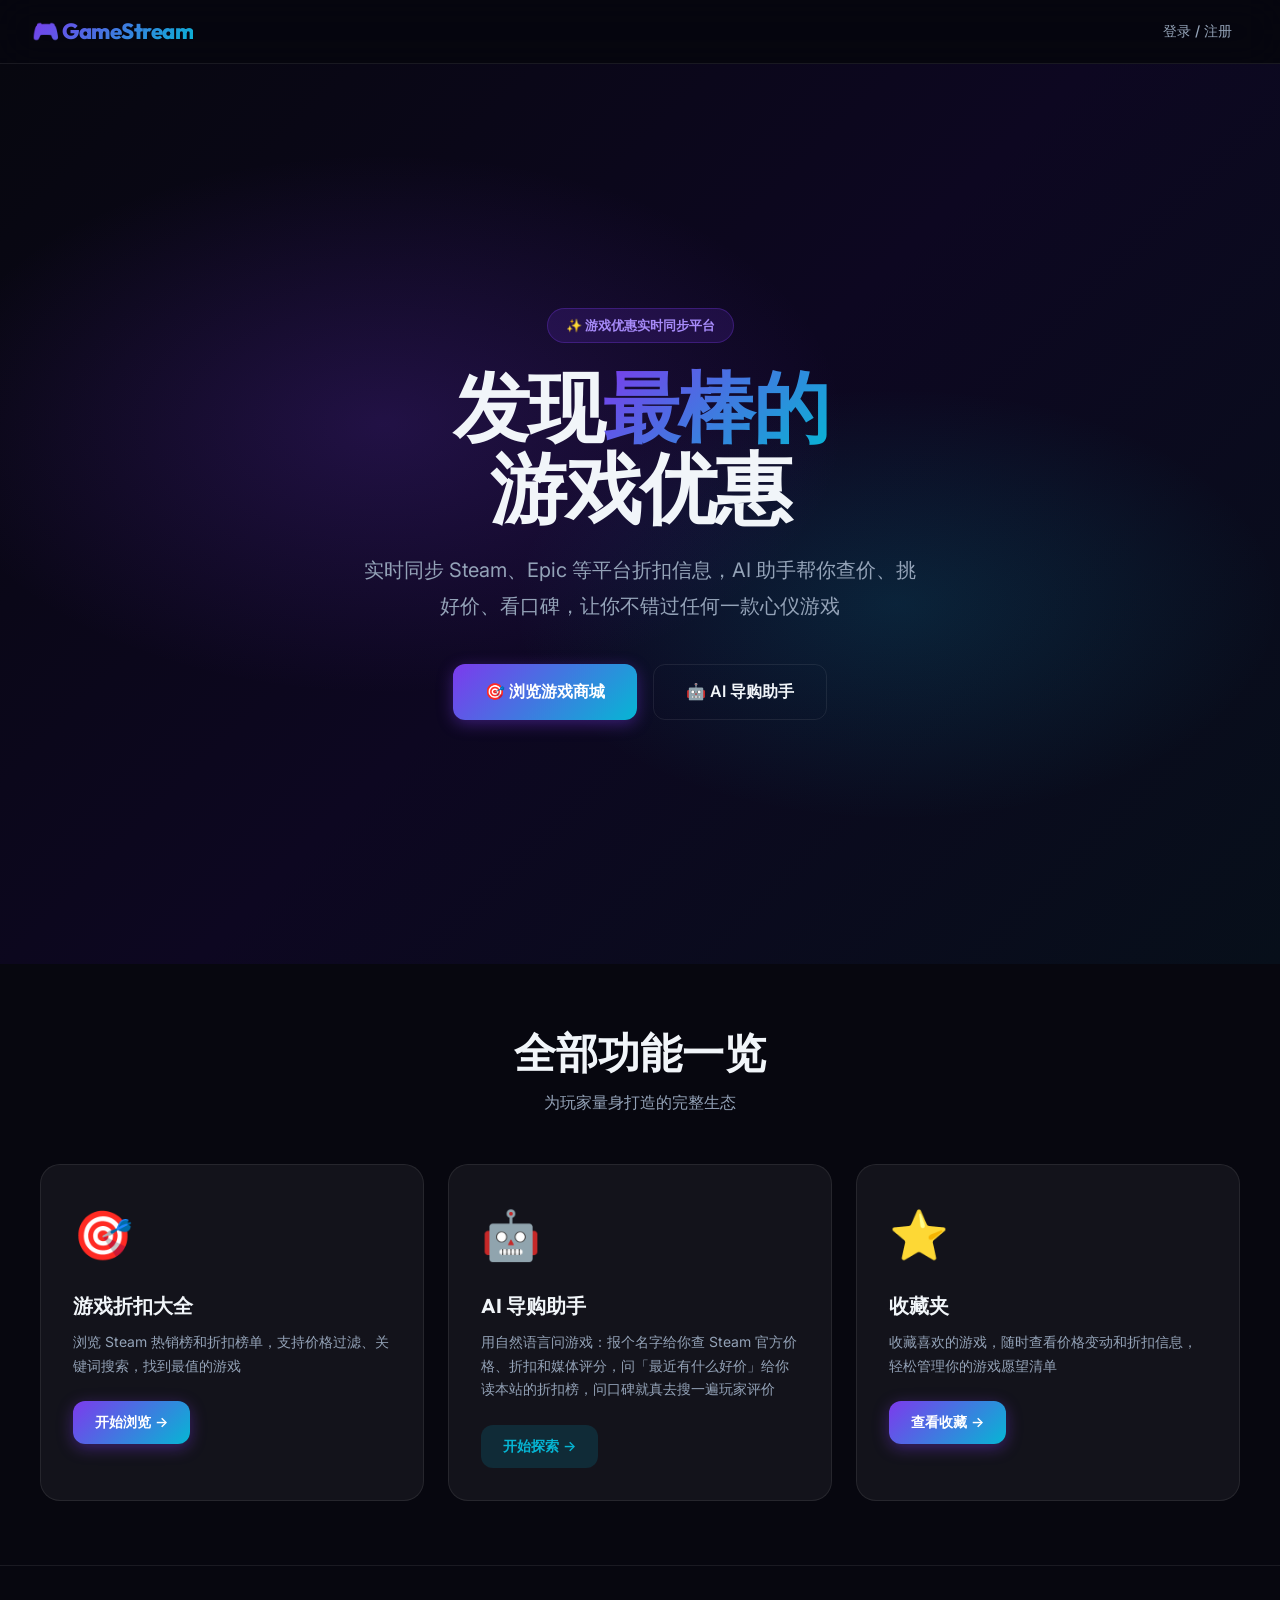
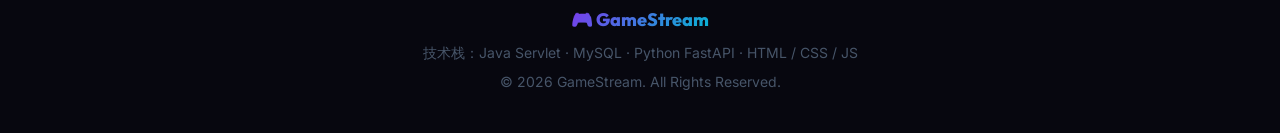
<file: src/main/webapp/index.html>
<!DOCTYPE html>
<html lang="zh-CN">
<head>
  <meta charset="UTF-8">
  <meta name="viewport" content="width=device-width, initial-scale=1.0">
  <meta name="description" content="GameStream — 实时同步 Steam、Epic 等平台游戏折扣信息，轻松管理收藏，AI 助手帮你查价、挑好价、看口碑">
  <title>GameStream — 发现最新游戏优惠</title>
  <link rel="icon" href="data:image/svg+xml,<svg xmlns='http://www.w3.org/2000/svg' viewBox='0 0 100 100'><text y='.9em' font-size='90'>🎮</text></svg>">
  <link rel="stylesheet" href="styles.css">
  <style>
    /* ── Hero ──────────────────────────────────────── */
    .hero {
      min-height: 100vh;
      background: var(--gradient-hero);
      display: flex;
      flex-direction: column;
      align-items: center;
      justify-content: center;
      text-align: center;
      padding: var(--space-16) var(--space-8);
      position: relative;
      overflow: hidden;
    }
    .hero::before {
      content: '';
      position: absolute;
      inset: 0;
      background:
        radial-gradient(ellipse 60% 50% at 30% 40%, rgba(124,58,237,0.2) 0%, transparent 60%),
        radial-gradient(ellipse 50% 40% at 70% 60%, rgba(6,182,212,0.15) 0%, transparent 60%);
      pointer-events: none;
      animation: heroGlow 6s ease-in-out infinite;
    }
    .hero-eyebrow {
      display: inline-flex;
      align-items: center;
      gap: var(--space-2);
      padding: 6px 18px;
      background: rgba(124,58,237,0.15);
      border: 1px solid rgba(124,58,237,0.3);
      border-radius: var(--radius-full);
      font-size: 13px;
      font-weight: 600;
      color: #a78bfa;
      margin-bottom: var(--space-6);
      animation: fadeInUp 0.6s ease both;
      position: relative;
    }
    .hero-title {
      font-family: var(--font-display);
      font-size: clamp(40px, 6vw, 80px);
      font-weight: 800;
      letter-spacing: -2px;
      line-height: 1.05;
      margin-bottom: var(--space-6);
      animation: fadeInUp 0.7s 0.1s ease both;
      position: relative;
    }
    .hero-title span {
      background: var(--gradient-accent);
      -webkit-background-clip: text;
      -webkit-text-fill-color: transparent;
      background-clip: text;
    }
    .hero-subtitle {
      font-size: clamp(16px, 2vw, 20px);
      color: var(--text-secondary);
      max-width: 560px;
      margin: 0 auto var(--space-10);
      line-height: 1.8;
      animation: fadeInUp 0.7s 0.2s ease both;
      position: relative;
    }
    .hero-cta {
      display: flex;
      gap: var(--space-4);
      flex-wrap: wrap;
      justify-content: center;
      animation: fadeInUp 0.7s 0.3s ease both;
      position: relative;
    }
    .hero-cta .btn-primary { padding: 14px 32px; font-size: 16px; }
    .hero-cta .btn-secondary { padding: 14px 32px; font-size: 16px; }

    /* ── Welcome Banner ──────────────────────────── */
    .welcome-banner {
      display: none;
      align-items: center;
      gap: var(--space-3);
      padding: var(--space-3) var(--space-5);
      background: rgba(124,58,237,0.12);
      border: 1px solid rgba(124,58,237,0.25);
      border-radius: var(--radius-md);
      font-size: 14px;
      margin-bottom: var(--space-5);
      position: relative;
    }
    .welcome-banner.visible { display: flex; }

    /* ── Features ────────────────────────────────── */
    .features-section {
      padding: var(--space-16) var(--space-8);
      background: var(--bg-base);
    }
    .section-label {
      text-align: center;
      margin-bottom: var(--space-12);
    }
    .section-label h2 {
      font-family: var(--font-display);
      font-size: clamp(28px, 3.5vw, 42px);
      font-weight: 800;
      margin-bottom: var(--space-3);
    }
    .section-label p {
      color: var(--text-secondary);
      font-size: 16px;
    }
    .features-grid {
      display: grid;
      grid-template-columns: repeat(auto-fit, minmax(280px, 1fr));
      gap: var(--space-6);
      max-width: 1200px;
      margin: 0 auto;
    }
    .feature-card {
      background: var(--bg-surface);
      border: 1px solid var(--border-glass);
      border-radius: var(--radius-xl);
      padding: var(--space-8);
      cursor: pointer;
      text-align: left;
      transition: transform 0.35s cubic-bezier(0.4, 0, 0.2, 1), box-shadow 0.35s ease, border-color 0.35s ease;
      position: relative;
      overflow: hidden;
      animation: fadeInUp 0.6s ease both;
    }
    .feature-card::before {
      content: '';
      position: absolute;
      inset: 0;
      background: var(--gradient-accent);
      opacity: 0;
      transition: opacity 0.35s ease;
    }
    .feature-card:hover {
      transform: translateY(-8px);
      box-shadow: 0 20px 60px rgba(0,0,0,0.5), 0 0 40px var(--accent-glow);
      border-color: rgba(124,58,237,0.4);
    }
    .feature-card:hover::before { opacity: 0.04; }
    .feature-card:focus-visible { outline: 2px solid var(--accent-primary); outline-offset: 2px; }
    .feature-card:nth-child(1) { animation-delay: 0.05s; }
    .feature-card:nth-child(2) { animation-delay: 0.12s; }
    .feature-card:nth-child(3) { animation-delay: 0.19s; }
    .feature-card:nth-child(4) { animation-delay: 0.26s; }
    .feature-card:nth-child(5) { animation-delay: 0.33s; }

    .feature-icon {
      font-size: 48px;
      display: block;
      margin-bottom: var(--space-5);
      position: relative;
    }
    .feature-card h3 {
      font-size: 20px;
      font-weight: 700;
      margin-bottom: var(--space-3);
      color: var(--text-primary);
      position: relative;
    }
    .feature-card p {
      color: var(--text-secondary);
      font-size: 14px;
      line-height: 1.7;
      margin-bottom: var(--space-6);
      position: relative;
    }
    .feature-card .card-btn {
      display: inline-flex;
      align-items: center;
      gap: 6px;
      padding: 10px 22px;
      border-radius: var(--radius-md);
      font-size: 14px;
      font-weight: 600;
      border: none;
      cursor: pointer;
      text-decoration: none;
      position: relative;
      transition: var(--transition-transform), var(--transition-shadow);
    }
    .card-btn-primary {
      background: var(--gradient-accent);
      color: #fff;
      box-shadow: 0 4px 16px var(--accent-glow);
    }
    .card-btn-primary:hover { transform: translateY(-2px); box-shadow: 0 8px 24px var(--accent-glow); }
    .card-btn-secondary {
      background: rgba(6,182,212,0.15);
      color: var(--accent-secondary);
      border: 1px solid rgba(6,182,212,0.3);
    }
    .card-btn-secondary:hover { transform: translateY(-2px); background: rgba(6,182,212,0.25); }
    .card-btn-warning {
      background: rgba(245,158,11,0.15);
      color: var(--warning);
      border: 1px solid rgba(245,158,11,0.3);
    }
    .card-btn-warning:hover { transform: translateY(-2px); background: rgba(245,158,11,0.25); }
    .card-btn-focus-visible:focus-visible { outline: 2px solid var(--accent-primary); outline-offset: 2px; }

    /* ── Footer ──────────────────────────────────── */
    .footer {
      border-top: 1px solid var(--border-glass);
      padding: var(--space-10) var(--space-8);
      text-align: center;
      color: var(--text-muted);
      font-size: 14px;
    }
    .footer strong {
      font-family: var(--font-display);
      background: var(--gradient-accent);
      -webkit-background-clip: text;
      -webkit-text-fill-color: transparent;
      background-clip: text;
      font-size: 18px;
      font-weight: 800;
    }

    /* ── Responsive ──────────────────────────────── */
    @media (max-width: 768px) {
      .hero { padding: var(--space-12) var(--space-6); min-height: auto; padding-top: 100px; }
      .features-section { padding: var(--space-12) var(--space-4); }
      .features-grid { grid-template-columns: 1fr; }
    }
  </style>
</head>
<body>
  <a href="#main-content" class="skip-link">跳到主要内容</a>

  <!-- ── Navbar ───────────────────────────────────── -->
  <nav class="navbar" role="navigation" aria-label="主导航">
    <a href="index.html" class="navbar-brand" aria-label="GameStream 首页">🎮 GameStream</a>
    <div class="navbar-links" id="navLinks">
      <a href="login.html" id="loginLink">登录 / 注册</a>
    </div>
  </nav>

  <!-- ── Hero ─────────────────────────────────────── -->
  <main id="main-content">
    <section class="hero" aria-label="主视觉区域">
      <span class="hero-eyebrow" aria-hidden="true">✨ 游戏优惠实时同步平台</span>
      <h1 class="hero-title">发现<span>最棒的</span><br>游戏优惠</h1>
      <p class="hero-subtitle">实时同步 Steam、Epic 等平台折扣信息，AI 助手帮你查价、挑好价、看口碑，让你不错过任何一款心仪游戏</p>
      <div class="hero-cta">
        <a href="games_list.html" class="btn-primary">🎯 浏览游戏商城</a>
        <a href="game_finder.html" class="btn-secondary">🤖 AI 导购助手</a>
      </div>
    </section>

    <!-- ── Features ───────────────────────────────── -->
    <section class="features-section" aria-labelledby="features-heading">
      <div class="section-label">
        <h2 id="features-heading">全部功能一览</h2>
        <p>为玩家量身打造的完整生态</p>
      </div>
      <div class="features-grid" id="featuresGrid">

        <!-- 游戏商城 -->
        <article class="feature-card" tabindex="0" role="button" aria-label="前往游戏商城" onclick="checkLoginAndRedirect('games_list.html')" onkeydown="if(event.key==='Enter')checkLoginAndRedirect('games_list.html')">
          <span class="feature-icon" aria-hidden="true">🎯</span>
          <h3>游戏折扣大全</h3>
          <p>浏览 Steam 热销榜和折扣榜单，支持价格过滤、关键词搜索，找到最值的游戏</p>
          <button class="card-btn card-btn-primary card-btn-focus-visible" onclick="event.stopPropagation();checkLoginAndRedirect('games_list.html')">开始浏览 →</button>
        </article>

        <!-- AI 助手 -->
        <article class="feature-card" tabindex="0" role="button" aria-label="前往 AI 导购助手" onclick="checkLoginAndRedirect('game_finder.html')" onkeydown="if(event.key==='Enter')checkLoginAndRedirect('game_finder.html')">
          <span class="feature-icon" aria-hidden="true">🤖</span>
          <h3>AI 导购助手</h3>
          <p>用自然语言问游戏：报个名字给你查 Steam 官方价格、折扣和媒体评分，问「最近有什么好价」给你读本站的折扣榜，问口碑就真去搜一遍玩家评价</p>
          <button class="card-btn card-btn-secondary card-btn-focus-visible" onclick="event.stopPropagation();checkLoginAndRedirect('game_finder.html')">开始探索 →</button>
        </article>

        <!-- 收藏夹 -->
        <article class="feature-card" tabindex="0" role="button" aria-label="前往我的收藏" onclick="checkLoginAndRedirect('user_home.html')" onkeydown="if(event.key==='Enter')checkLoginAndRedirect('user_home.html')">
          <span class="feature-icon" aria-hidden="true">⭐</span>
          <h3>收藏夹</h3>
          <p>收藏喜欢的游戏，随时查看价格变动和折扣信息，轻松管理你的游戏愿望清单</p>
          <button class="card-btn card-btn-primary card-btn-focus-visible" onclick="event.stopPropagation();checkLoginAndRedirect('user_home.html')">查看收藏 →</button>
        </article>

        <!-- 数据中心（仅管理员） -->
        <article class="feature-card admin-only" id="adminCard" tabindex="0" role="button" aria-label="前往管理员面板" onclick="checkAdminAndRedirect('admin_panel.html')" onkeydown="if(event.key==='Enter')checkAdminAndRedirect('admin_panel.html')">
          <span class="feature-icon" aria-hidden="true">🛠️</span>
          <h3>数据中心</h3>
          <p>管理平台用户，查看统计数据，维护系统安全，专为管理员设计的强大后台</p>
          <button class="card-btn card-btn-warning card-btn-focus-visible" onclick="event.stopPropagation();checkAdminAndRedirect('admin_panel.html')">进入后台 →</button>
        </article>

        <!-- 爬虫同步（仅管理员） -->
        <article class="feature-card admin-only" id="crawlerCard" tabindex="0" role="button" aria-label="前往爬虫控制台" onclick="checkAdminAndRedirect('crawler_control.html')" onkeydown="if(event.key==='Enter')checkAdminAndRedirect('crawler_control.html')">
          <span class="feature-icon" aria-hidden="true">🕷️</span>
          <h3>爬虫同步</h3>
          <p>手动触发爬虫，获取最新 Steam 折扣、热销榜及 Epic 免费游戏数据并同步数据库</p>
          <button class="card-btn card-btn-warning card-btn-focus-visible" onclick="event.stopPropagation();checkAdminAndRedirect('crawler_control.html')">同步数据 →</button>
        </article>

      </div>
    </section>
  </main>

  <!-- ── Footer ────────────────────────────────────── -->
  <footer class="footer" role="contentinfo">
    <p><strong>🎮 GameStream</strong></p>
    <p style="margin-top:8px;">技术栈：Java Servlet · MySQL · Python FastAPI · HTML / CSS / JS</p>
    <p style="margin-top:6px;">© 2026 GameStream. All Rights Reserved.</p>
  </footer>

  <script>
    // ── 权限检查与重定向 ──
    function checkLoginAndRedirect(url) {
      const currentUser = localStorage.getItem('currentUser');
      if (!currentUser) { window.location.href = 'login.html'; return; }
      window.location.href = url;
    }
    function checkAdminAndRedirect(url) {
      const userStr = localStorage.getItem('currentUser');
      if (!userStr) { window.location.href = 'login.html'; return; }
      const user = JSON.parse(userStr);
      if (user.username !== 'admin') { alert('无权访问此页面'); return; }
      window.location.href = url;
    }

    // ── 退出登录 ──
    function handleLogout() {
      localStorage.removeItem('currentUser');
      window.location.href = 'index.html';
    }

    // ── Navbar 与管理员卡片控制 ──
    window.addEventListener('DOMContentLoaded', function () {
      const userStr = localStorage.getItem('currentUser');
      const navLinks = document.getElementById('navLinks');

      // 默认隐藏管理员卡片
      document.querySelectorAll('.admin-only').forEach(el => el.style.display = 'none');

      if (!userStr) return; // 未登录

      const user = JSON.parse(userStr);

      if (user.username === 'admin') {
        navLinks.innerHTML = `
          <a href="admin_panel.html">用户管理</a>
          <a href="games_list.html">游戏商城</a>
          <a href="game_finder.html">AI 助手</a>
          <a href="crawler_control.html">爬虫控制台</a>
          <button class="btn-danger" style="padding:8px 16px;font-size:13px;" onclick="handleLogout()">退出登录</button>
        `;
        document.querySelectorAll('.admin-only').forEach(el => el.style.display = '');
      } else {
        navLinks.innerHTML = `
          <a href="user_home.html">个人中心</a>
          <a href="games_list.html">游戏商城</a>
          <a href="game_finder.html">AI 助手</a>
          <button class="btn-danger" style="padding:8px 16px;font-size:13px;" onclick="handleLogout()">退出登录</button>
        `;
      }
    });
  </script>
</body>
</html>
</file>
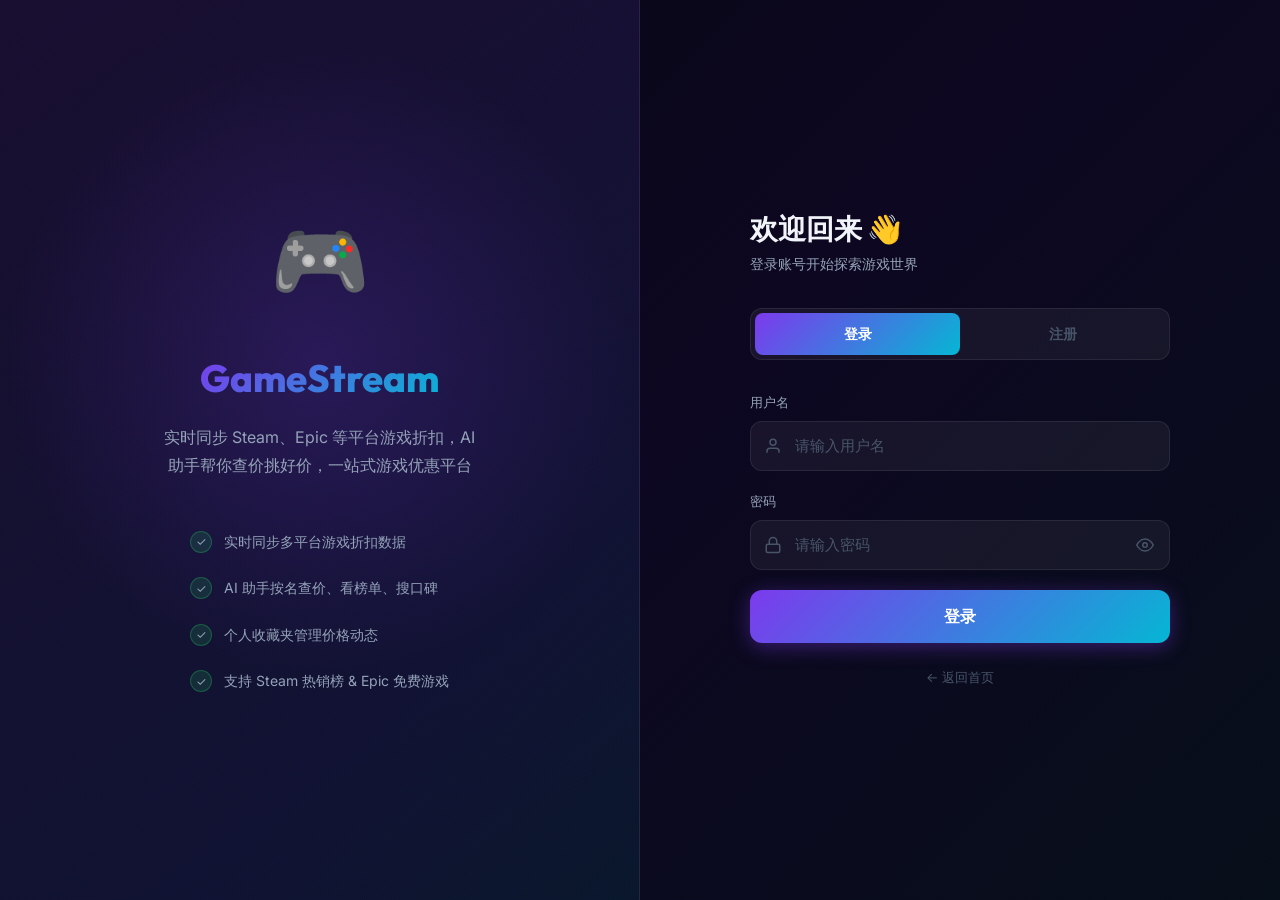
<file: src/main/webapp/admin_panel.html>
<!DOCTYPE html>
<html lang="zh-CN">
<head>
  <meta charset="UTF-8">
  <meta name="viewport" content="width=device-width, initial-scale=1.0">
  <meta name="description" content="管理员面板 — 用户管理与系统维护">
  <title>管理员面板 — GameStream</title>
  <link rel="icon" href="data:image/svg+xml,<svg xmlns='http://www.w3.org/2000/svg' viewBox='0 0 100 100'><text y='.9em' font-size='90'>🎮</text></svg>">
  <link rel="stylesheet" href="styles.css">
  <style>
    body { min-height: 100vh; }
    .page-wrapper { max-width: 1400px; margin: 0 auto; padding: var(--space-8) var(--space-6); }

    /* ── Action Bar ──────────────────────────── */
    .action-bar {
      display: flex;
      gap: var(--space-3);
      flex-wrap: wrap;
      margin-bottom: var(--space-6);
    }

    /* ── Table Card ──────────────────────────── */
    .table-card {
      background: var(--bg-surface);
      border: 1px solid var(--border-glass);
      border-radius: var(--radius-xl);
      overflow: hidden;
    }
    .table-card h2 {
      font-size: 18px;
      font-weight: 700;
      padding: var(--space-5) var(--space-6);
      border-bottom: 1px solid var(--border-glass);
    }
    .table-wrapper { overflow-x: auto; }
    table {
      width: 100%;
      border-collapse: collapse;
    }
    thead th {
      position: sticky;
      top: 0;
      background: rgba(7,7,15,0.95);
      padding: var(--space-4) var(--space-5);
      text-align: left;
      font-size: 12px;
      font-weight: 600;
      color: var(--text-muted);
      text-transform: uppercase;
      letter-spacing: 0.7px;
      border-bottom: 1px solid var(--border-glass);
      white-space: nowrap;
    }
    tbody tr {
      border-bottom: 1px solid var(--border-glass);
      transition: background-color 0.2s ease;
    }
    tbody tr:last-child { border-bottom: none; }
    tbody tr:hover { background: var(--bg-surface-hover); }
    tbody td {
      padding: var(--space-4) var(--space-5);
      font-size: 14px;
      color: var(--text-primary);
      vertical-align: middle;
    }
    .user-avatar-cell {
      width: 40px;
      height: 40px;
      border-radius: 50%;
      object-fit: cover;
      border: 2px solid var(--border-glass);
    }
    .td-actions {
      display: flex;
      gap: var(--space-2);
      align-items: center;
    }
    .icon-btn {
      width: 34px;
      height: 34px;
      border: none;
      border-radius: var(--radius-sm);
      cursor: pointer;
      display: flex;
      align-items: center;
      justify-content: center;
      transition: var(--transition-colors), var(--transition-transform);
    }
    .icon-btn:hover { transform: scale(1.1); }
    .icon-btn:focus-visible { outline: 2px solid var(--accent-primary); outline-offset: 2px; }
    .icon-btn-edit {
      background: rgba(6,182,212,0.12);
      color: var(--accent-secondary);
    }
    .icon-btn-edit:hover { background: rgba(6,182,212,0.25); }
    .icon-btn-delete {
      background: rgba(239,68,68,0.12);
      color: var(--danger);
    }
    .icon-btn-delete:hover { background: rgba(239,68,68,0.25); }
    .empty-row td { text-align: center; padding: var(--space-16); color: var(--text-muted); }

    /* ── Modal ───────────────────────────────── */
    .modal-overlay {
      display: none;
      position: fixed;
      inset: 0;
      z-index: 500;
      background: rgba(0,0,0,0.65);
      backdrop-filter: blur(8px);
      align-items: center;
      justify-content: center;
    }
    .modal-overlay.is-open { display: flex; }
    .modal-box {
      background: #0f0f1a;
      border: 1px solid var(--border-glass);
      border-radius: var(--radius-2xl);
      padding: var(--space-8);
      width: 90%;
      max-width: 520px;
      box-shadow: var(--shadow-lg), 0 0 60px var(--accent-glow);
      animation: slideIn 0.3s cubic-bezier(0.4, 0, 0.2, 1);
    }
    .modal-footer {
      display: flex;
      gap: var(--space-3);
      justify-content: flex-end;
      margin-top: var(--space-8);
    }

    /* ── Confirm Dialog ──────────────────────── */
    .confirm-box {
      max-width: 380px;
      text-align: center;
    }
    .confirm-box .confirm-icon { font-size: 48px; margin-bottom: var(--space-4); display: block; }
    .confirm-box h3 { font-size: 18px; font-weight: 700; margin-bottom: var(--space-2); }
    .confirm-box p { color: var(--text-secondary); font-size: 14px; margin-bottom: var(--space-6); }
    .confirm-actions { display: flex; gap: var(--space-3); justify-content: center; }

    /* ── Responsive ──────────────────────────── */
    @media (max-width: 768px) {
      .action-bar { flex-direction: column; }
      thead th, tbody td { padding: var(--space-3) var(--space-4); font-size: 12px; }
    }
  </style>
</head>
<body>
  <a href="#main-content" class="skip-link">跳到主要内容</a>

  <!-- ── Navbar ───────────────────────────────── -->
  <nav class="navbar" role="navigation" aria-label="主导航">
    <a href="index.html" class="navbar-brand">🎮 GameStream</a>
    <div class="navbar-links">
      <a href="index.html">首页</a>
      <a href="crawler_control.html">爬虫控制台</a>
      <button class="btn-danger" style="padding:8px 16px;font-size:13px;" onclick="handleLogout()">退出登录</button>
    </div>
  </nav>

  <main id="main-content">
    <div class="page-wrapper">
      <div id="globalMsg" class="msg-box" aria-live="polite" role="alert"></div>

      <!-- ── Action Bar ─────────────────────── -->
      <div class="action-bar">
        <button class="btn-primary" onclick="showAddUserModal()">
          <svg width="16" height="16" viewBox="0 0 24 24" fill="none" stroke="currentColor" stroke-width="2.5" aria-hidden="true"><line x1="12" y1="5" x2="12" y2="19"/><line x1="5" y1="12" x2="19" y2="12"/></svg>
          新增用户
        </button>
        <button class="btn-secondary" onclick="loadUsers()">
          <svg width="16" height="16" viewBox="0 0 24 24" fill="none" stroke="currentColor" stroke-width="2" aria-hidden="true"><polyline points="1 4 1 10 7 10"/><path d="M3.51 15a9 9 0 1 0 .49-3.68"/></svg>
          刷新列表
        </button>
        <a href="crawler_control.html" class="btn-secondary">
          <svg width="16" height="16" viewBox="0 0 24 24" fill="none" stroke="currentColor" stroke-width="2" aria-hidden="true"><circle cx="12" cy="12" r="10"/><path d="M8 12h8M12 8l4 4-4 4"/></svg>
          爬虫控制台
        </a>
      </div>

      <!-- ── User Table ─────────────────────── -->
      <div class="table-card" role="region" aria-label="用户列表">
        <h2>🛠️ 用户管理</h2>
        <div class="table-wrapper">
          <table aria-label="用户列表数据">
            <thead>
              <tr>
                <th scope="col">ID</th>
                <th scope="col">用户名</th>
                <th scope="col">昵称</th>
                <th scope="col">头像</th>
                <th scope="col">状态</th>
                <th scope="col">创建时间</th>
                <th scope="col">操作</th>
              </tr>
            </thead>
            <tbody id="userList">
              <tr><td colspan="7" style="text-align:center;padding:60px;color:var(--text-muted);">加载中…</td></tr>
            </tbody>
          </table>
        </div>
      </div>
    </div>
  </main>

  <!-- ── User Modal ────────────────────────────── -->
  <div id="userModal" class="modal-overlay" role="dialog" aria-modal="true" aria-labelledby="modalTitle">
    <div class="modal-box">
      <div class="modal-header">
        <h3 id="modalTitle">新增用户</h3>
        <button class="modal-close" onclick="closeModal()" aria-label="关闭模态框">&times;</button>
      </div>
      <form id="userForm" novalidate>
        <input type="hidden" id="userId">
        <div class="form-group">
          <label for="modalUsername">用户名 *</label>
          <input type="text" id="modalUsername" class="form-input" autocomplete="username" required>
        </div>
        <div class="form-group">
          <label for="modalPassword">密码 *</label>
          <input type="password" id="modalPassword" class="form-input" autocomplete="new-password" required>
        </div>
        <div class="form-group">
          <label for="modalNickname">昵称 *</label>
          <input type="text" id="modalNickname" class="form-input" required>
        </div>
        <div class="form-group">
          <label for="modalAvatar">头像 URL</label>
          <input type="text" id="modalAvatar" class="form-input" placeholder="可留空">
        </div>
        <div class="form-group">
          <label for="modalStatus">状态</label>
          <select id="modalStatus" class="form-input" style="cursor:pointer;">
            <option value="1">启用</option>
            <option value="0">禁用</option>
          </select>
        </div>
        <div class="modal-footer">
          <button type="button" class="btn-secondary" onclick="closeModal()">取消</button>
          <button type="submit" class="btn-primary">保存用户</button>
        </div>
      </form>
    </div>
  </div>

  <!-- ── Confirm Modal ─────────────────────────── -->
  <div id="confirmModal" class="modal-overlay" role="dialog" aria-modal="true" aria-labelledby="confirmTitle">
    <div class="modal-box confirm-box">
      <span class="confirm-icon" aria-hidden="true">⚠️</span>
      <h3 id="confirmTitle">确认删除</h3>
      <p id="confirmMsg">确定要删除该用户吗？此操作不可恢复！</p>
      <div class="confirm-actions">
        <button class="btn-secondary" onclick="closeConfirm()">取消</button>
        <button class="btn-danger" id="confirmOkBtn">确认删除</button>
      </div>
    </div>
  </div>

  <script>
    let currentUser = null;
    let pendingDeleteId = null;

    window.addEventListener('DOMContentLoaded', function () {
      const userStr = localStorage.getItem('currentUser');
      if (!userStr) { alert('请先登录'); window.location.href = 'login.html'; return; }
      currentUser = JSON.parse(userStr);
      if (currentUser.username !== 'admin') { alert('无权访问管理员页面'); window.location.href = 'index.html'; return; }
      loadUsers();
    });

    // ESC 关闭
    document.addEventListener('keydown', e => {
      if (e.key === 'Escape') { closeModal(); closeConfirm(); }
    });
    // 点击遮罩关闭
    document.getElementById('userModal').addEventListener('click', function (e) { if (e.target === this) closeModal(); });
    document.getElementById('confirmModal').addEventListener('click', function (e) { if (e.target === this) closeConfirm(); });

    async function loadUsers() {
      try {
        const res    = await fetch('userManagement?action=getAllUsers&sortType=newest');
        const result = await res.json();
        const tbody  = document.getElementById('userList');

        if (result.status === 'success' && result.data && result.data.length > 0) {
          const fragment = document.createDocumentFragment();
          result.data.forEach(user => {
            const tr = document.createElement('tr');
            const statusBadge = user.status === 1
              ? '<span class="badge badge-success">启用</span>'
              : '<span class="badge badge-danger">禁用</span>';
            const createdAt = user.createdAt ? new Date(user.createdAt).toLocaleString('zh-CN') : '-';

            // id
            const tdId = document.createElement('td');
            tdId.textContent = user.id;
            tr.appendChild(tdId);

            // username
            const tdUser = document.createElement('td');
            tdUser.textContent = user.username || '-';
            tr.appendChild(tdUser);

            // nickname
            const tdNick = document.createElement('td');
            tdNick.textContent = user.nickname || '-';
            tr.appendChild(tdNick);

            // avatar
            const tdAv = document.createElement('td');
            const av = document.createElement('img');
            av.src     = user.avatar || 'assets/imgs/default_avatar.png';
            av.alt     = `${user.nickname || user.username} 头像`;
            av.loading = 'lazy';
            av.className = 'user-avatar-cell';
            av.onerror = function () { this.src = 'assets/imgs/default_avatar.png'; };
            tdAv.appendChild(av);
            tr.appendChild(tdAv);

            // status
            const tdSt = document.createElement('td');
            tdSt.innerHTML = statusBadge;
            tr.appendChild(tdSt);

            // created_at
            const tdCr = document.createElement('td');
            tdCr.textContent = createdAt;
            tr.appendChild(tdCr);

            // actions
            const tdAc = document.createElement('td');
            const actDiv = document.createElement('div');
            actDiv.className = 'td-actions';

            const editBtn = document.createElement('button');
            editBtn.className = 'icon-btn icon-btn-edit';
            editBtn.setAttribute('aria-label', `编辑用户 ${user.username}`);
            editBtn.innerHTML = `<svg width="15" height="15" viewBox="0 0 24 24" fill="none" stroke="currentColor" stroke-width="2" aria-hidden="true"><path d="M11 4H4a2 2 0 0 0-2 2v14a2 2 0 0 0 2 2h14a2 2 0 0 0 2-2v-7"/><path d="M18.5 2.5a2.121 2.121 0 0 1 3 3L12 15l-4 1 1-4 9.5-9.5z"/></svg>`;
            editBtn.addEventListener('click', () => showEditUserModal(user));
            actDiv.appendChild(editBtn);

            const delBtn = document.createElement('button');
            delBtn.className = 'icon-btn icon-btn-delete';
            delBtn.setAttribute('aria-label', `删除用户 ${user.username}`);
            delBtn.innerHTML = `<svg width="15" height="15" viewBox="0 0 24 24" fill="none" stroke="currentColor" stroke-width="2" aria-hidden="true"><polyline points="3 6 5 6 21 6"/><path d="M19 6l-1 14H6L5 6"/><path d="M10 11v6M14 11v6"/><path d="M9 6V4h6v2"/></svg>`;
            delBtn.addEventListener('click', () => confirmDelete(user.id, user.username));
            actDiv.appendChild(delBtn);

            tdAc.appendChild(actDiv);
            tr.appendChild(tdAc);
            fragment.appendChild(tr);
          });
          tbody.innerHTML = '';
          tbody.appendChild(fragment);
        } else {
          tbody.innerHTML = '<tr class="empty-row"><td colspan="7">暂无用户数据</td></tr>';
        }
      } catch (err) {
        console.error(err);
        showMsg('加载用户列表失败', false);
      }
    }

    function showAddUserModal() {
      document.getElementById('modalTitle').textContent = '新增用户';
      document.getElementById('userId').value = '';
      document.getElementById('modalUsername').value = '';
      document.getElementById('modalPassword').value = '';
      document.getElementById('modalNickname').value = '';
      document.getElementById('modalAvatar').value = '';
      document.getElementById('modalStatus').value = '1';
      document.getElementById('userModal').classList.add('is-open');
      document.getElementById('modalUsername').focus();
    }
    function showEditUserModal(user) {
      document.getElementById('modalTitle').textContent = '编辑用户';
      document.getElementById('userId').value = user.id;
      document.getElementById('modalUsername').value = user.username || '';
      document.getElementById('modalPassword').value = '';
      document.getElementById('modalNickname').value = user.nickname || '';
      document.getElementById('modalAvatar').value = user.avatar || '';
      document.getElementById('modalStatus').value = user.status != null ? user.status : '1';
      document.getElementById('userModal').classList.add('is-open');
      document.getElementById('modalUsername').focus();
    }
    function closeModal() { document.getElementById('userModal').classList.remove('is-open'); }

    function confirmDelete(userId, username) {
      pendingDeleteId = userId;
      document.getElementById('confirmMsg').textContent = `确定要删除用户 "${username}" 吗？此操作不可恢复！`;
      document.getElementById('confirmModal').classList.add('is-open');
      document.getElementById('confirmOkBtn').focus();
    }
    function closeConfirm() { document.getElementById('confirmModal').classList.remove('is-open'); pendingDeleteId = null; }
    document.getElementById('confirmOkBtn').addEventListener('click', async () => {
      if (!pendingDeleteId) return;
      const id = pendingDeleteId;
      closeConfirm();
      try {
        const res    = await fetch(`userManagement?action=deleteUser&id=${id}`);
        const result = await res.json();
        if (result.status === 'success') { showMsg(result.message, true); loadUsers(); }
        else showMsg(result.message, false);
      } catch (err) { console.error(err); showMsg('删除失败，请稍后重试', false); }
    });

    document.getElementById('userForm').addEventListener('submit', async function (e) {
      e.preventDefault();
      const userId   = document.getElementById('userId').value;
      const username = document.getElementById('modalUsername').value;
      const password = document.getElementById('modalPassword').value;
      const nickname = document.getElementById('modalNickname').value;
      const avatar   = document.getElementById('modalAvatar').value;
      const status   = document.getElementById('modalStatus').value;

      let url, params;
      if (userId) {
        url    = 'userManagement?action=updateUser';
        params = new URLSearchParams({ id: userId, username, password, nickname, avatar, status });
      } else {
        url    = 'userManagement?action=addUser';
        params = new URLSearchParams({ username, password, nickname });
      }
      try {
        const res    = await fetch(url, { method: 'POST', headers: { 'Content-Type': 'application/x-www-form-urlencoded' }, body: params });
        const result = await res.json();
        if (result.status === 'success') { showMsg(result.message, true); closeModal(); loadUsers(); }
        else showMsg(result.message, false);
      } catch (err) { console.error(err); showMsg('操作失败，请稍后重试', false); }
    });

    function showMsg(text, isSuccess) {
      const el = document.getElementById('globalMsg');
      el.textContent = text;
      el.className = 'msg-box ' + (isSuccess ? 'success' : 'error');
      el.style.display = 'block';
      setTimeout(() => { el.style.display = 'none'; }, 3000);
    }
    function handleLogout() { localStorage.removeItem('currentUser'); window.location.href = 'index.html'; }
  </script>
</body>
</html>
</file>
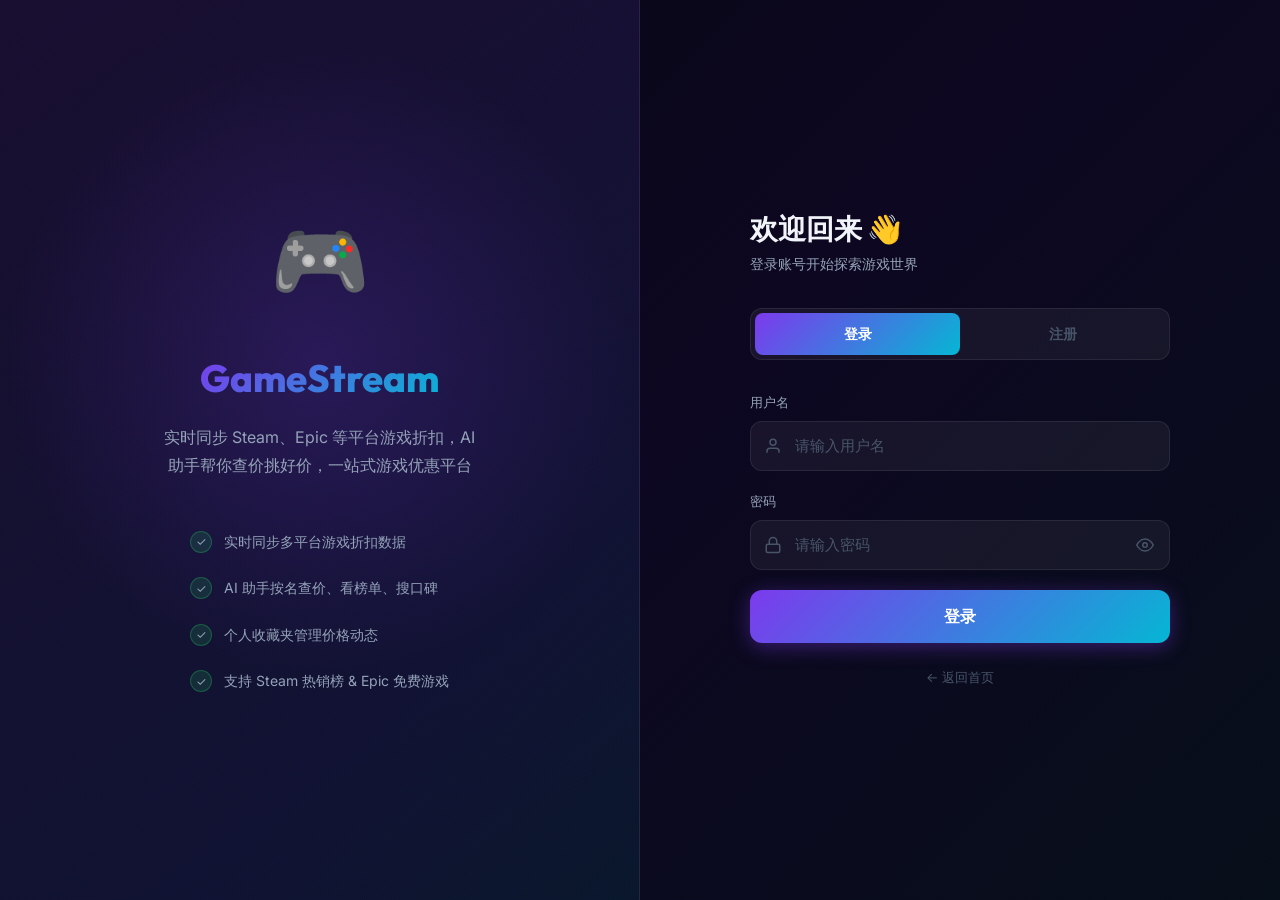
<file: src/main/webapp/crawler_control.html>
<!DOCTYPE html>
<html lang="zh-CN">
<head>
  <meta charset="UTF-8">
  <meta name="viewport" content="width=device-width, initial-scale=1.0">
  <meta name="description" content="爬虫数据同步控制台 — 管理员专用，触发 Steam/Epic 游戏数据爬取">
  <title>爬虫控制台 — GameStream</title>
  <link rel="icon" href="data:image/svg+xml,<svg xmlns='http://www.w3.org/2000/svg' viewBox='0 0 100 100'><text y='.9em' font-size='90'>🎮</text></svg>">
  <link rel="stylesheet" href="styles.css">
  <style>
    body { min-height: 100vh; }
    .page-wrapper { max-width: 1100px; margin: 0 auto; padding: var(--space-8) var(--space-6); }
    .page-header { margin-bottom: var(--space-8); }
    .page-header h1 { font-size: 28px; font-weight: 800; margin-bottom: var(--space-2); }
    .page-header p { color: var(--text-secondary); font-size: 14px; }

    /* ── Crawlers Grid ────────────────────────── */
    .crawlers-grid {
      display: grid;
      grid-template-columns: repeat(3, 1fr);
      gap: var(--space-6);
      margin-bottom: var(--space-8);
    }
    .crawler-card {
      background: var(--bg-surface);
      border: 1px solid var(--border-glass);
      border-radius: var(--radius-xl);
      padding: var(--space-8);
      text-align: center;
      transition: transform 0.35s cubic-bezier(0.4,0,0.2,1), box-shadow 0.35s ease, border-color 0.35s ease;
    }
    .crawler-card:hover {
      transform: translateY(-6px);
      box-shadow: 0 16px 48px rgba(0,0,0,0.5), 0 0 24px var(--accent-glow);
      border-color: rgba(124,58,237,0.3);
    }
    .crawler-card.syncing {
      border-color: rgba(124,58,237,0.5);
      animation: pulse 2s ease infinite;
    }
    .crawler-icon {
      font-size: 52px;
      display: block;
      margin-bottom: var(--space-4);
    }
    .crawler-card h3 {
      font-size: 18px;
      font-weight: 700;
      margin-bottom: var(--space-3);
    }
    .crawler-card p {
      color: var(--text-secondary);
      font-size: 13px;
      line-height: 1.7;
      margin-bottom: var(--space-6);
      min-height: 54px;
    }
    .crawler-btn {
      width: 100%;
      padding: 12px 20px;
      background: var(--gradient-accent);
      color: #fff;
      border: none;
      border-radius: var(--radius-md);
      font-size: 14px;
      font-weight: 700;
      cursor: pointer;
      display: flex;
      align-items: center;
      justify-content: center;
      gap: var(--space-2);
      transition: var(--transition-transform), var(--transition-shadow);
      box-shadow: 0 4px 16px var(--accent-glow);
    }
    .crawler-btn:hover:not(:disabled) {
      transform: translateY(-2px);
      box-shadow: 0 8px 24px var(--accent-glow);
    }
    .crawler-btn:disabled {
      opacity: 0.55;
      cursor: not-allowed;
      transform: none;
    }
    .crawler-btn:focus-visible { outline: 2px solid var(--accent-secondary); outline-offset: 2px; }

    /* ── Log Box ─────────────────────────────── */
    .log-section h2 {
      font-size: 18px;
      font-weight: 700;
      margin-bottom: var(--space-4);
    }
    .log-box {
      background: var(--bg-surface);
      border: 1px solid var(--border-glass);
      border-radius: var(--radius-xl);
      padding: var(--space-5) var(--space-6);
      height: 240px;
      overflow-y: auto;
      display: flex;
      flex-direction: column;
      gap: var(--space-3);
    }
    .log-entry {
      display: flex;
      align-items: flex-start;
      gap: var(--space-3);
      font-size: 13px;
      line-height: 1.6;
      animation: fadeInUp 0.3s ease;
    }
    .log-time {
      font-variant-numeric: tabular-nums;
      color: var(--text-muted);
      white-space: nowrap;
      flex-shrink: 0;
      font-size: 12px;
    }
    .log-text { flex: 1; }
    .log-text.success { color: #4ade80; }
    .log-text.error   { color: #f87171; }
    .log-text.info    { color: var(--accent-secondary); }
    .log-text.pending { color: var(--warning); }
    .log-placeholder {
      color: var(--text-muted);
      font-size: 13px;
      text-align: center;
      margin: auto;
    }

    /* ── Responsive ──────────────────────────── */
    @media (max-width: 768px) {
      .crawlers-grid { grid-template-columns: 1fr; }
    }
  </style>
</head>
<body>
  <a href="#main-content" class="skip-link">跳到主要内容</a>

  <!-- ── Navbar ───────────────────────────────── -->
  <nav class="navbar" role="navigation" aria-label="主导航">
    <a href="index.html" class="navbar-brand">🎮 GameStream</a>
    <div class="navbar-links">
      <a href="index.html">首页</a>
      <a href="admin_panel.html">管理面板</a>
      <button class="btn-danger" style="padding:8px 16px;font-size:13px;" onclick="handleLogout()">退出登录</button>
    </div>
  </nav>

  <main id="main-content">
    <div class="page-wrapper">
      <div class="page-header">
        <h1>🚀 爬虫数据同步控制台</h1>
        <p>管理员专用工具，手动触发游戏数据爬取与同步</p>
      </div>

      <!-- ── Crawlers Grid ──────────────────── -->
      <div class="crawlers-grid" role="list" aria-label="爬虫任务列表">
        <!-- Steam 折扣 -->
        <article class="crawler-card" id="discountCard" role="listitem" aria-label="Steam 折扣榜同步">
          <span class="crawler-icon" aria-hidden="true">💸</span>
          <h3>Steam 折扣榜</h3>
          <p>同步 Steam 全平台打折游戏数据，包含折扣幅度、原价、现价，上限 10000 条</p>
          <button class="crawler-btn" id="discountBtn" onclick="triggerCrawler('discount')">
            <span id="discountBtnContent">⚡ 触发同步</span>
          </button>
        </article>

        <!-- Steam 热销 -->
        <article class="crawler-card" id="topSellerCard" role="listitem" aria-label="Steam 热销榜同步">
          <span class="crawler-icon" aria-hidden="true">🔥</span>
          <h3>Steam 热销榜</h3>
          <p>同步 Steam 实时热销排行榜游戏，展示玩家购买热度最高的游戏，上限 100 条</p>
          <button class="crawler-btn" id="topSellerBtn" onclick="triggerCrawler('topseller')">
            <span id="topSellerBtnContent">⚡ 触发同步</span>
          </button>
        </article>

        <!-- Epic 免费 -->
        <article class="crawler-card" id="epicCard" role="listitem" aria-label="Epic 免费游戏同步">
          <span class="crawler-icon" aria-hidden="true">🎁</span>
          <h3>Epic 免费游戏</h3>
          <p>同步 Epic 平台当前正在免费赠送的游戏，及时掌握每周免费好礼</p>
          <button class="crawler-btn" id="epicBtn" onclick="triggerCrawler('epic')">
            <span id="epicBtnContent">⚡ 触发同步</span>
          </button>
        </article>
      </div>

      <!-- ── Log Section ────────────────────── -->
      <div class="log-section">
        <h2>📝 同步日志</h2>
        <div class="log-box" id="logBox" role="log" aria-live="polite" aria-label="同步状态日志">
          <p class="log-placeholder">系统就绪，点击上方按钮开始同步数据</p>
        </div>
      </div>
    </div>
  </main>

  <script>
    const crawlerConfig = {
      discount:  { url: 'crawler?action=startSteamDiscount',    name: 'Steam 折扣同步', btnId: 'discountBtn',  cardId: 'discountCard',  contentId: 'discountBtnContent'  },
      topseller: { url: 'crawler?action=startSteamTopSeller',   name: 'Steam 热销同步', btnId: 'topSellerBtn', cardId: 'topSellerCard', contentId: 'topSellerBtnContent' },
      epic:      { url: 'crawler?action=startEpicFreeGames',    name: 'Epic 免费同步',  btnId: 'epicBtn',      cardId: 'epicCard',      contentId: 'epicBtnContent'      }
    };

    function allBtns() {
      return Object.values(crawlerConfig).map(c => document.getElementById(c.btnId));
    }

    function addLog(type, text) {
      const box = document.getElementById('logBox');
      // 移除 placeholder
      const ph = box.querySelector('.log-placeholder');
      if (ph) ph.remove();

      const now   = new Date().toLocaleTimeString('zh-CN');
      const entry = document.createElement('div');
      entry.className = 'log-entry';

      const timeEl = document.createElement('span');
      timeEl.className   = 'log-time';
      timeEl.textContent = `[${now}]`;
      entry.appendChild(timeEl);

      const textEl = document.createElement('span');
      textEl.className   = `log-text ${type}`;
      textEl.textContent = text;
      entry.appendChild(textEl);

      box.appendChild(entry);
      box.scrollTop = box.scrollHeight;
    }

    function setBtnSyncing(cfg, syncing) {
      const btn  = document.getElementById(cfg.btnId);
      const span = document.getElementById(cfg.contentId);
      const card = document.getElementById(cfg.cardId);
      btn.disabled = syncing;
      if (syncing) {
        span.innerHTML = `<span class="spinner" style="width:16px;height:16px;border-width:2px;"></span>&nbsp;同步中…`;
        card.classList.add('syncing');
      } else {
        span.textContent = '⚡ 触发同步';
        card.classList.remove('syncing');
      }
    }

    async function triggerCrawler(type) {
      const cfg = crawlerConfig[type];
      // 禁用所有按钮防止并发
      allBtns().forEach(btn => btn.disabled = true);
      setBtnSyncing(cfg, true);
      addLog('pending', `[${cfg.name}] 正在同步中，请耐心等候…（可能需要数十秒）`);

      try {
        const res = await fetch(cfg.url);
        if (!res.ok) throw new Error(`HTTP ${res.status}`);
        const result = await res.json();
        if (result.code === 200) {
          addLog('success', `[${cfg.name}] 同步成功！本次写入 ${result.data} 条记录。`);
        } else {
          addLog('error', `[${cfg.name}] 失败：${result.message}`);
        }
      } catch (err) {
        addLog('error', `[${cfg.name}] 错误：网络连接失败，请检查后端与 Python 服务。`);
        console.error(err);
      } finally {
        setBtnSyncing(cfg, false);
        allBtns().forEach(btn => btn.disabled = false);
      }
    }

    // ── 页面初始化（权限检查 + 自检 在同一 DOMContentLoaded 中）──
    document.addEventListener('DOMContentLoaded', () => {
      // 1. 权限检查
      const userStr = localStorage.getItem('currentUser');
      if (!userStr) { alert('请先登录'); window.location.href = 'login.html'; return; }
      const currentUser = JSON.parse(userStr);
      if (currentUser.username !== 'admin') {
        alert('无权访问爬虫控制台，仅管理员可使用此功能');
        window.location.href = 'index.html';
        return;
      }

      // 2. 权限通过后再触发每周自检（避免竞争条件）
      fetch('crawler?action=checkAndTriggerWeekly')
        .then(r => r.json())
        .then(res => {
          if (res.code === 200) {
            console.log('[Weekly Auto Check] 检测完成:', res.data);
          } else {
            console.warn('[Weekly Auto Check] 失败:', res.message);
          }
        })
        .catch(err => console.error('[Weekly Auto Check] 错误:', err));
    });

    function handleLogout() {
      localStorage.removeItem('currentUser');
      window.location.href = 'index.html';
    }
  </script>
</body>
</html>
</file>
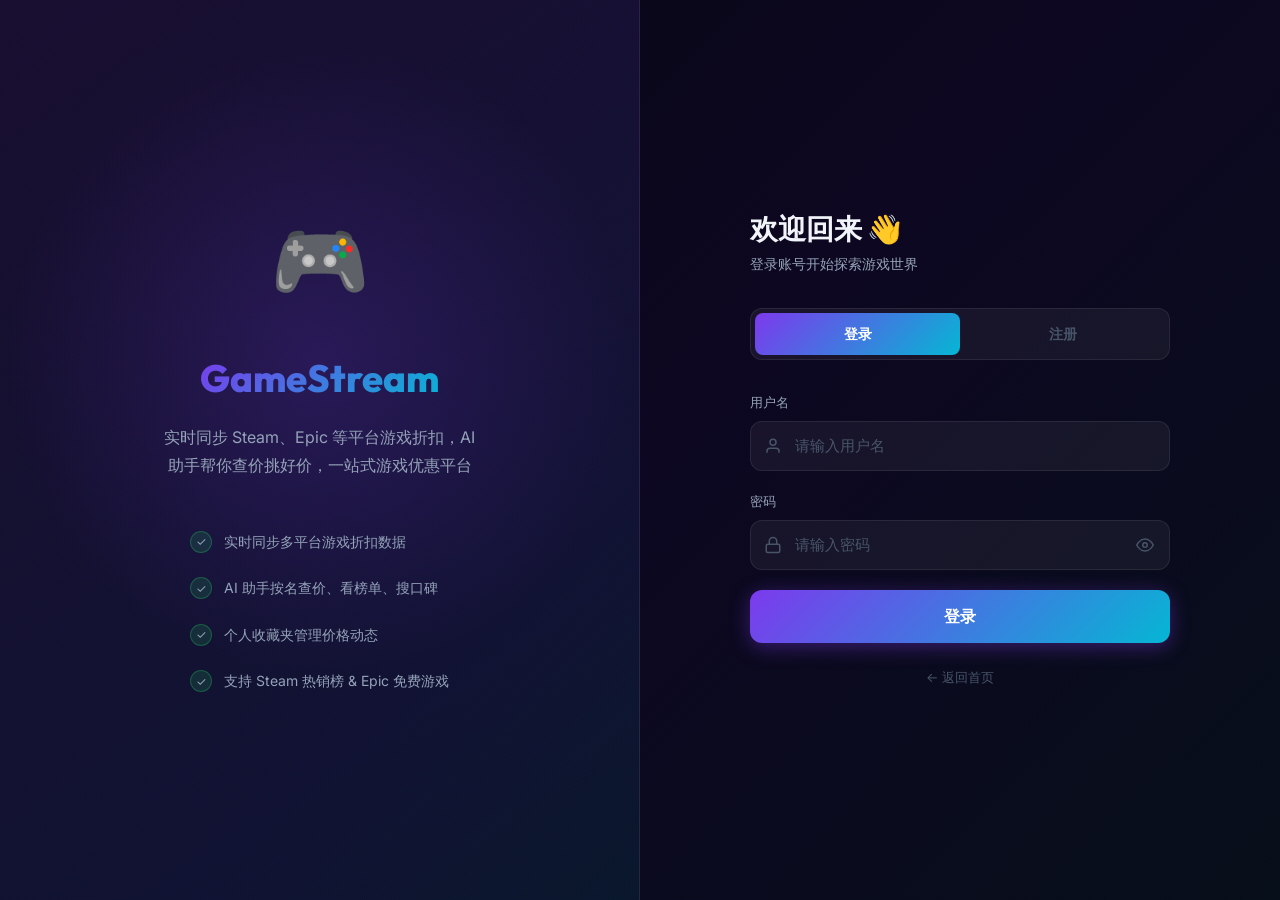
<file: src/main/webapp/game_finder.html>
<!DOCTYPE html>
<html lang="zh-CN">
<head>
  <meta charset="UTF-8">
  <meta name="viewport" content="width=device-width, initial-scale=1.0">
  <meta name="description" content="AI 导购助手 — 用自然语言问游戏价格、折扣、榜单和口碑，答案来自 Steam 官方数据、本站数据库与真实搜索">
  <title>AI 导购助手 — GameStream</title>
  <link rel="icon" href="data:image/svg+xml,<svg xmlns='http://www.w3.org/2000/svg' viewBox='0 0 100 100'><text y='.9em' font-size='90'>🎮</text></svg>">
  <link rel="stylesheet" href="styles.css">
  <style>
    body { display: flex; flex-direction: column; min-height: 100vh; }

    /* ── Main Layout ──────────────────────────── */
    .page-body {
      flex: 1;
      display: flex;
      overflow: hidden;
    }

    /* ── Left Sidebar ────────────────────────── */
    .sidebar {
      width: 280px;
      flex-shrink: 0;
      background: rgba(255,255,255,0.03);
      border-right: 1px solid var(--border-glass);
      display: flex;
      flex-direction: column;
      gap: var(--space-6);
      padding: var(--space-6);
      overflow-y: auto;
    }
    .sidebar-card {
      background: var(--bg-surface);
      border: 1px solid var(--border-glass);
      border-radius: var(--radius-lg);
      padding: var(--space-5);
    }
    .sidebar-card h3 {
      font-size: 13px;
      font-weight: 600;
      color: var(--text-muted);
      text-transform: uppercase;
      letter-spacing: 0.8px;
      margin-bottom: var(--space-4);
    }
    .service-status-row {
      display: flex;
      align-items: center;
      gap: var(--space-3);
      font-size: 13px;
      color: var(--text-secondary);
    }
    .tags-list {
      display: flex;
      flex-wrap: wrap;
      gap: var(--space-2);
    }
    .quick-tag {
      padding: 5px 12px;
      background: var(--bg-surface);
      border: 1px solid var(--border-glass);
      border-radius: var(--radius-full);
      font-size: 12px;
      color: var(--text-secondary);
      cursor: pointer;
      transition: var(--transition-colors), var(--transition-transform);
    }
    .quick-tag:hover {
      color: var(--text-primary);
      background: rgba(124,58,237,0.15);
      border-color: rgba(124,58,237,0.3);
      transform: translateY(-1px);
    }
    .quick-tag:focus-visible { outline: 2px solid var(--accent-primary); outline-offset: 2px; }
    .sidebar-desc {
      font-size: 13px;
      color: var(--text-muted);
      line-height: 1.7;
    }

    /* ── Chat Area ───────────────────────────── */
    .chat-area {
      flex: 1;
      display: flex;
      flex-direction: column;
      overflow: hidden;
      position: relative;
    }

    /* Service offline banner */
    .offline-guide {
      display: none;
      flex-direction: column;
      align-items: center;
      justify-content: center;
      text-align: center;
      flex: 1;
      padding: var(--space-16);
      gap: var(--space-5);
    }
    .offline-guide.visible { display: flex; }
    .offline-guide .offline-icon { font-size: 72px; }
    .offline-guide h2 { font-size: 24px; font-weight: 700; }
    .offline-guide p { color: var(--text-secondary); max-width: 400px; line-height: 1.7; font-size: 14px; }
    .offline-guide code {
      background: var(--bg-surface);
      border: 1px solid var(--border-glass);
      padding: 10px 16px;
      border-radius: var(--radius-md);
      font-size: 13px;
      color: var(--accent-secondary);
      font-family: monospace;
    }

    /* Chat messages */
    .chat-messages {
      flex: 1;
      overflow-y: auto;
      padding: var(--space-6);
      display: flex;
      flex-direction: column;
      gap: var(--space-4);
      scroll-behavior: smooth;
    }
    .chat-placeholder {
      display: flex;
      flex-direction: column;
      align-items: center;
      justify-content: center;
      flex: 1;
      text-align: center;
      color: var(--text-muted);
      gap: var(--space-3);
      padding: var(--space-16);
    }
    .chat-placeholder .ph-icon { font-size: 56px; opacity: 0.5; }
    .chat-placeholder p { font-size: 15px; }

    /* Message bubbles */
    .msg-row {
      display: flex;
      animation: fadeInUp 0.3s ease;
    }
    .msg-row.user { justify-content: flex-end; }
    .msg-row.ai   { justify-content: flex-start; }
    .bubble {
      max-width: 72%;
      padding: 12px 18px;
      border-radius: 16px;
      font-size: 14px;
      line-height: 1.6;
      /* 助手现在会分段回答，气泡按纯文本渲染，换行符要真的换行 */
      white-space: pre-wrap;
    }
    .bubble.user-bubble {
      background: var(--gradient-accent);
      color: #fff;
      border-bottom-right-radius: 4px;
      box-shadow: 0 4px 16px var(--accent-glow);
    }
    .bubble.ai-bubble {
      background: var(--bg-surface);
      border: 1px solid var(--border-glass);
      color: var(--text-primary);
      border-bottom-left-radius: 4px;
    }
    .bubble.ai-success {
      background: rgba(34,197,94,0.1);
      border-color: rgba(34,197,94,0.25);
    }
    .bubble.ai-error {
      background: rgba(239,68,68,0.1);
      border-color: rgba(239,68,68,0.25);
      color: #fca5a5;
    }

    /* Game link card */
    .game-link-card {
      margin-top: var(--space-3);
      padding: var(--space-3) var(--space-4);
      background: rgba(124,58,237,0.12);
      border: 1px solid rgba(124,58,237,0.25);
      border-radius: var(--radius-md);
      display: flex;
      align-items: center;
      gap: var(--space-3);
    }
    .game-link-card .game-icon { font-size: 22px; flex-shrink: 0; }
    .game-link-card .game-name { font-weight: 700; font-size: 14px; flex: 1; }
    .game-link-card a {
      padding: 6px 14px;
      background: var(--gradient-accent);
      color: #fff;
      border-radius: var(--radius-sm);
      text-decoration: none;
      font-size: 12px;
      font-weight: 600;
      transition: var(--transition-transform), var(--transition-shadow);
      flex-shrink: 0;
    }
    .game-link-card a:hover { transform: translateY(-1px); box-shadow: 0 4px 12px var(--accent-glow); }
    .game-link-card a:focus-visible { outline: 2px solid var(--accent-secondary); outline-offset: 2px; }

    /* Typing indicator */
    .typing-indicator {
      display: flex;
      align-items: center;
      gap: 5px;
      padding: 14px 18px;
      background: var(--bg-surface);
      border: 1px solid var(--border-glass);
      border-radius: 16px;
      border-bottom-left-radius: 4px;
    }
    .typing-dot {
      width: 8px; height: 8px;
      background: var(--text-muted);
      border-radius: 50%;
      animation: typingBounce 1.4s ease infinite;
    }
    .typing-dot:nth-child(2) { animation-delay: 0.2s; }
    .typing-dot:nth-child(3) { animation-delay: 0.4s; }
    @keyframes typingBounce {
      0%, 60%, 100% { transform: translateY(0); }
      30%           { transform: translateY(-6px); }
    }

    /* ── Input Bar ───────────────────────────── */
    .input-bar {
      border-top: 1px solid var(--border-glass);
      padding: var(--space-4) var(--space-6);
      display: flex;
      gap: var(--space-3);
      align-items: center;
      background: rgba(7,7,15,0.7);
    }
    .input-bar input {
      flex: 1;
      padding: 12px 18px;
      background: var(--bg-surface);
      border: 1px solid var(--border-glass);
      border-radius: var(--radius-full);
      color: var(--text-primary);
      font-size: 14px;
      outline: none;
      transition: border-color 0.2s ease, box-shadow 0.2s ease;
    }
    .input-bar input::placeholder { color: var(--text-muted); }
    .input-bar input:focus {
      border-color: var(--accent-primary);
      box-shadow: 0 0 0 3px rgba(124,58,237,0.2);
    }
    .input-bar input:disabled { opacity: 0.5; cursor: not-allowed; }
    .send-btn {
      width: 44px; height: 44px;
      background: var(--gradient-accent);
      border: none;
      border-radius: 50%;
      cursor: pointer;
      display: flex; align-items: center; justify-content: center;
      flex-shrink: 0;
      box-shadow: 0 4px 12px var(--accent-glow);
      transition: var(--transition-transform), var(--transition-shadow);
    }
    .send-btn:hover:not(:disabled) { transform: scale(1.1); box-shadow: 0 6px 20px var(--accent-glow); }
    .send-btn:disabled { opacity: 0.4; cursor: not-allowed; transform: none; }
    .send-btn:focus-visible { outline: 2px solid var(--accent-secondary); outline-offset: 2px; }

    /* ── Responsive ──────────────────────────── */
    @media (max-width: 768px) {
      .sidebar { display: none; }
      .bubble { max-width: 88%; }
    }
  </style>
</head>
<body>
  <a href="#main-content" class="skip-link">跳到主要内容</a>

  <!-- ── Navbar ───────────────────────────────── -->
  <nav class="navbar" role="navigation" aria-label="主导航">
    <a href="index.html" class="navbar-brand">🎮 GameStream</a>
    <div class="navbar-links" id="navLinks">
      <a href="index.html">首页</a>
      <a href="games_list.html">游戏商城</a>
    </div>
  </nav>

  <!-- ── Main ─────────────────────────────────── -->
  <div class="page-body" id="main-content">
    <!-- Left Sidebar -->
    <aside class="sidebar" aria-label="AI 助手状态与快捷功能">
      <div class="sidebar-card">
        <h3>服务状态</h3>
        <div class="service-status-row">
          <span class="status-dot checking" id="statusDot"></span>
          <span id="statusText">正在检测服务…</span>
        </div>
      </div>
      <div class="sidebar-card">
        <h3>功能说明</h3>
        <p class="sidebar-desc">用自然语言问游戏。报一个游戏名，它去 Steam 官方查现价、折扣与媒体评分；问「最近有什么好价」，它读本站商城里的折扣 / 热销 / 喜加一；问「口碑怎么样」，它真去搜一遍玩家评价。给出结论的链接都是查到的，不是编的。</p>
      </div>
      <div class="sidebar-card">
        <h3>快捷词</h3>
        <div class="tags-list">
          <button class="quick-tag" onclick="quickSearch('黑神话悟空现在多少钱？')">黑神话悟空多少钱</button>
          <button class="quick-tag" onclick="quickSearch('艾尔登法环最近打折吗？')">艾尔登法环打折吗</button>
          <button class="quick-tag" onclick="quickSearch('最近有什么好价？')">最近有什么好价</button>
          <button class="quick-tag" onclick="quickSearch('最近大家在买什么？')">大家在买什么</button>
          <button class="quick-tag" onclick="quickSearch('有什么免费的游戏可以领？')">有什么免费的</button>
          <button class="quick-tag" onclick="quickSearch('赛博朋克2077 的口碑怎么样？')">赛博朋克口碑</button>
          <button class="quick-tag" onclick="quickSearch('只狼值得买吗？')">只狼值得买吗</button>
          <button class="quick-tag" onclick="quickSearch('帮我推荐几款口碑好的恐怖游戏')">推荐恐怖游戏</button>
        </div>
      </div>
    </aside>

    <!-- Chat Area -->
    <section class="chat-area" aria-label="AI 聊天区">
      <!-- Offline guide (hidden by default) -->
      <div class="offline-guide" id="offlineGuide" role="alert" aria-live="polite">
        <div class="offline-icon" aria-hidden="true">🔌</div>
        <h2>AI 服务暂时离线</h2>
        <p>Python 微服务未启动，请先在本地启动它，然后刷新页面重试：</p>
        <code>start_game_helper.bat（或进入 game-finder 目录执行 python main.py，端口 8090）</code>
        <button class="btn-primary" onclick="checkServiceHealth()" style="margin-top:8px;">重新检测</button>
      </div>

      <!-- Messages container -->
      <div class="chat-messages" id="chatMessages" aria-live="polite" aria-label="对话内容">
        <div class="chat-placeholder" id="chatPlaceholder">
          <span class="ph-icon" aria-hidden="true">🤖</span>
          <p>服务就绪后，在下方提问：问价格、问折扣榜单、问口碑都可以</p>
        </div>
      </div>

      <!-- Input bar -->
      <div class="input-bar">
        <input type="text" id="userInput"
               placeholder="问价格、问口碑、问最近什么值得买，例如：艾尔登法环现在多少钱？"
               aria-label="游戏导购提问输入框"
               disabled>
        <button class="send-btn" id="sendBtn" onclick="findGame()" disabled aria-label="发送消息">
          <svg width="18" height="18" viewBox="0 0 24 24" fill="none" stroke="#fff" stroke-width="2.5" aria-hidden="true">
            <line x1="22" y1="2" x2="11" y2="13"/><polygon points="22 2 15 22 11 13 2 9 22 2"/>
          </svg>
        </button>
      </div>
    </section>
  </div>

  <script>
    let currentUser = null;
    let serviceOnline = false;

    window.addEventListener('DOMContentLoaded', function () {
      // 1. 登录检查
      const userStr = localStorage.getItem('currentUser');
      if (!userStr) {
        alert('请先登录才能使用 AI 导购助手');
        window.location.href = 'login.html';
        return;
      }
      currentUser = JSON.parse(userStr);

      // 2. 更新导航栏
      const navLinks = document.getElementById('navLinks');
      if (currentUser.username === 'admin') {
        navLinks.innerHTML = `
          <a href="index.html">首页</a>
          <a href="admin_panel.html">用户管理</a>
          <a href="games_list.html">游戏商城</a>
          <a href="crawler_control.html">爬虫控制台</a>
          <button class="btn-danger" style="padding:8px 16px;font-size:13px;" onclick="handleLogout()">退出登录</button>`;
      } else {
        navLinks.innerHTML = `
          <a href="index.html">首页</a>
          <a href="user_home.html">个人中心</a>
          <a href="games_list.html">游戏商城</a>
          <button class="btn-danger" style="padding:8px 16px;font-size:13px;" onclick="handleLogout()">退出登录</button>`;
      }

      // 3. 检测服务
      checkServiceHealth();

      // 4. Enter 键发送
      document.getElementById('userInput').addEventListener('keydown', e => {
        if (e.key === 'Enter') findGame();
      });
    });

    async function checkServiceHealth() {
      const dot = document.getElementById('statusDot');
      const txt = document.getElementById('statusText');
      dot.className = 'status-dot checking';
      txt.textContent = '正在检测服务…';
      try {
        const res = await fetch('gameFinder?action=healthCheck');
        const result = await res.json();
        if (result.code === 200) {
          serviceOnline = true;
          dot.className = 'status-dot online';
          txt.textContent = 'Python 微服务在线 ✅';
          enableInput();
          document.getElementById('offlineGuide').classList.remove('visible');
        } else {
          setOffline('微服务响应异常');
        }
      } catch {
        setOffline('无法连接 Java 服务');
      }
    }

    function setOffline(msg) {
      serviceOnline = false;
      document.getElementById('statusDot').className = 'status-dot offline';
      document.getElementById('statusText').textContent = msg + ' ❌';
      disableInput();
      document.getElementById('chatMessages').style.display = 'none';
      document.getElementById('offlineGuide').classList.add('visible');
    }

    function enableInput() {
      const inp = document.getElementById('userInput');
      const btn = document.getElementById('sendBtn');
      inp.disabled = false;
      btn.disabled = false;
      inp.focus();
    }

    function disableInput() {
      document.getElementById('userInput').disabled = true;
      document.getElementById('sendBtn').disabled = true;
    }

    function quickSearch(text) {
      const inp = document.getElementById('userInput');
      inp.value = text;
      findGame();
    }

    async function findGame() {
      const inp = document.getElementById('userInput');
      const query = inp.value.trim();
      if (!query) return;
      if (!serviceOnline) { addAiBubble('error', '微服务未启动，请先启动后再试。'); return; }

      // 隐藏 placeholder
      const ph = document.getElementById('chatPlaceholder');
      if (ph) ph.style.display = 'none';

      // 禁用输入
      inp.disabled = true;
      document.getElementById('sendBtn').disabled = true;

      // 用户气泡
      addUserBubble(query);
      inp.value = '';

      // 打字指示器
      const thinkId = addTypingIndicator();

      try {
        const res = await fetch('gameFinder?action=findGame&userQuery=' + encodeURIComponent(query));
        const result = await res.json();
        removeMessage(thinkId);

        if (result.code === 200 && result.data) {
          const data = result.data;
          if (data.success) {
            addAiBubble('success', data.message || '找到游戏啦！', {
              gameName: data.game_name || query,
              gameUrl: data.game_url
            });
          } else {
            addAiBubble('normal', data.message || '抱歉，没有找到这款游戏，请换个描述试试。');
          }
        } else {
          addAiBubble('error', result.message || '服务调用失败，请稍后重试。');
        }
      } catch {
        removeMessage(thinkId);
        addAiBubble('error', '网络请求失败，请检查服务是否正常运行。');
      }

      inp.disabled = false;
      document.getElementById('sendBtn').disabled = false;
      inp.focus();
    }

    function addUserBubble(text) {
      const container = document.getElementById('chatMessages');
      const row = document.createElement('div');
      row.className = 'msg-row user';
      const bub = document.createElement('div');
      bub.className = 'bubble user-bubble';
      bub.textContent = text;
      row.appendChild(bub);
      container.appendChild(row);
      container.scrollTop = container.scrollHeight;
    }

    function addAiBubble(type, text, gameData) {
      const container = document.getElementById('chatMessages');
      const row = document.createElement('div');
      row.className = 'msg-row ai';
      const bub = document.createElement('div');
      bub.className = 'bubble ai-bubble' + (type === 'success' ? ' ai-success' : type === 'error' ? ' ai-error' : '');

      const p = document.createElement('p');
      p.textContent = text;
      bub.appendChild(p);

      if (type === 'success' && gameData && gameData.gameUrl) {
        const card = document.createElement('div');
        card.className = 'game-link-card';
        const iconEl = document.createElement('span');
        iconEl.className = 'game-icon';
        iconEl.textContent = '🎮';
        iconEl.setAttribute('aria-hidden', 'true');
        const nameEl = document.createElement('span');
        nameEl.className = 'game-name';
        nameEl.textContent = gameData.gameName;
        const linkEl = document.createElement('a');
        linkEl.href = gameData.gameUrl;
        linkEl.target = '_blank';
        linkEl.rel = 'noopener noreferrer';
        linkEl.textContent = '访问游戏页面';
        card.appendChild(iconEl);
        card.appendChild(nameEl);
        card.appendChild(linkEl);
        bub.appendChild(card);
      }

      row.appendChild(bub);
      container.appendChild(row);
      container.scrollTop = container.scrollHeight;
    }

    function addTypingIndicator() {
      const container = document.getElementById('chatMessages');
      const row = document.createElement('div');
      const id = 'typing_' + Date.now();
      row.id = id;
      row.className = 'msg-row ai';
      const ind = document.createElement('div');
      ind.className = 'typing-indicator';
      [1,2,3].forEach(() => {
        const dot = document.createElement('div');
        dot.className = 'typing-dot';
        ind.appendChild(dot);
      });
      row.appendChild(ind);
      container.appendChild(row);
      container.scrollTop = container.scrollHeight;
      return id;
    }

    function removeMessage(id) {
      const el = document.getElementById(id);
      if (el) el.remove();
    }

    function handleLogout() {
      localStorage.removeItem('currentUser');
      window.location.href = 'index.html';
    }
  </script>
</body>
</html>
</file>
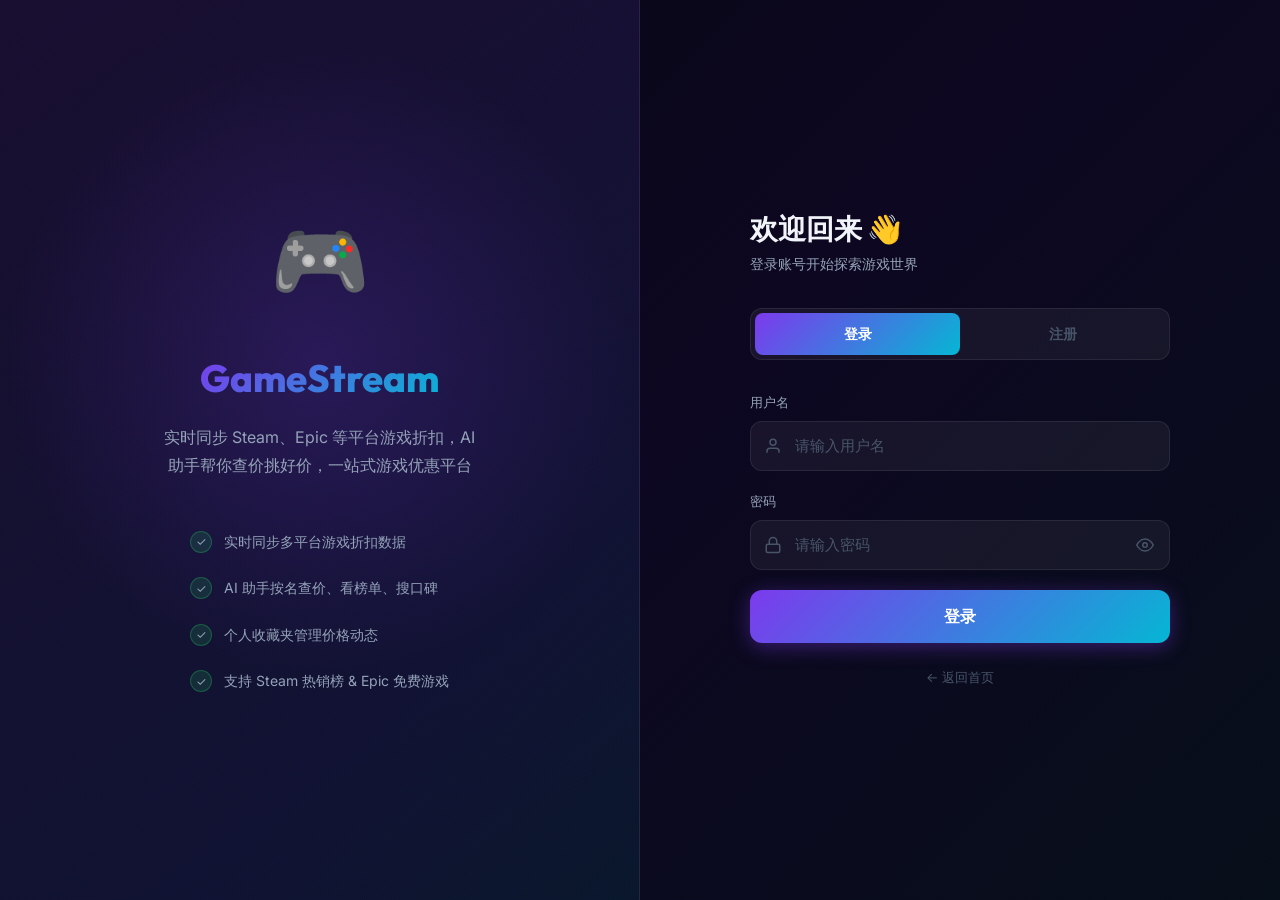
<file: src/main/webapp/login.html>
<!DOCTYPE html>
<html lang="zh-CN">
<head>
  <meta charset="UTF-8">
  <meta name="viewport" content="width=device-width, initial-scale=1.0">
  <meta name="description" content="GameStream 登录与注册 — 加入我们，探索最新游戏折扣信息">
  <title>登录 / 注册 — GameStream</title>
  <link rel="icon" href="data:image/svg+xml,<svg xmlns='http://www.w3.org/2000/svg' viewBox='0 0 100 100'><text y='.9em' font-size='90'>🎮</text></svg>">
  <link rel="stylesheet" href="styles.css">
  <style>
    body { background: var(--gradient-hero); min-height: 100vh; display: grid; }

    .login-layout {
      display: grid;
      grid-template-columns: 1fr 1fr;
      min-height: 100vh;
    }

    /* ── Left Brand Panel ─────────────────────── */
    .brand-panel {
      background: linear-gradient(145deg, rgba(124,58,237,0.15) 0%, rgba(6,182,212,0.08) 100%);
      border-right: 1px solid var(--border-glass);
      display: flex;
      flex-direction: column;
      justify-content: center;
      align-items: center;
      padding: var(--space-16);
      text-align: center;
      position: relative;
      overflow: hidden;
    }
    .brand-panel::before {
      content: '';
      position: absolute;
      inset: 0;
      background:
        radial-gradient(ellipse 70% 50% at 50% 40%, rgba(124,58,237,0.2) 0%, transparent 70%);
      pointer-events: none;
    }
    .brand-logo {
      font-size: 80px;
      margin-bottom: var(--space-6);
      display: block;
      animation: fadeInUp 0.7s ease both;
      position: relative;
    }
    .brand-title {
      font-family: var(--font-display);
      font-size: 38px;
      font-weight: 800;
      background: var(--gradient-accent);
      -webkit-background-clip: text;
      -webkit-text-fill-color: transparent;
      background-clip: text;
      margin-bottom: var(--space-4);
      animation: fadeInUp 0.7s 0.1s ease both;
      position: relative;
    }
    .brand-tagline {
      color: var(--text-secondary);
      font-size: 16px;
      line-height: 1.7;
      max-width: 320px;
      animation: fadeInUp 0.7s 0.2s ease both;
      position: relative;
    }
    .brand-features {
      margin-top: var(--space-10);
      text-align: left;
      animation: fadeInUp 0.7s 0.3s ease both;
      position: relative;
    }
    .brand-feature-item {
      display: flex;
      align-items: center;
      gap: var(--space-3);
      padding: var(--space-3) 0;
      color: var(--text-secondary);
      font-size: 14px;
    }
    .brand-feature-item .check {
      width: 22px;
      height: 22px;
      background: rgba(34,197,94,0.15);
      border: 1px solid rgba(34,197,94,0.3);
      border-radius: 50%;
      display: flex;
      align-items: center;
      justify-content: center;
      flex-shrink: 0;
      font-size: 12px;
    }

    /* ── Right Form Panel ─────────────────────── */
    .form-panel {
      display: flex;
      flex-direction: column;
      justify-content: center;
      align-items: center;
      padding: var(--space-12) var(--space-8);
    }
    .form-box {
      width: 100%;
      max-width: 420px;
      animation: slideIn 0.5s ease both;
    }
    .form-box h1 {
      font-size: 28px;
      font-weight: 800;
      margin-bottom: var(--space-2);
    }
    .form-box .form-subtitle {
      color: var(--text-secondary);
      font-size: 14px;
      margin-bottom: var(--space-8);
    }

    /* ── Tabs ────────────────────────────────── */
    .tab-bar {
      display: flex;
      background: var(--bg-surface);
      border: 1px solid var(--border-glass);
      border-radius: var(--radius-md);
      padding: 4px;
      margin-bottom: var(--space-8);
    }
    .tab-btn {
      flex: 1;
      padding: 10px;
      border: none;
      background: none;
      color: var(--text-muted);
      font-size: 14px;
      font-weight: 600;
      border-radius: calc(var(--radius-md) - 4px);
      cursor: pointer;
      transition: var(--transition-colors), var(--transition-transform);
    }
    .tab-btn.active {
      background: var(--gradient-accent);
      color: #fff;
    }
    .tab-btn:focus-visible { outline: 2px solid var(--accent-primary); outline-offset: 2px; }

    /* ── Form Panel Sections ─────────────────── */
    .auth-form {
      display: none;
      animation: fadeInUp 0.35s ease both;
    }
    .auth-form.active { display: block; }

    .pass-wrapper { position: relative; }
    .pass-wrapper .form-input { padding-right: 48px; }

    /* ── Submit Btn States ───────────────────── */
    .submit-btn {
      width: 100%;
      padding: 14px;
      margin-top: var(--space-5);
      background: var(--gradient-accent);
      color: #fff;
      border: none;
      border-radius: var(--radius-md);
      font-size: 16px;
      font-weight: 700;
      cursor: pointer;
      display: flex;
      align-items: center;
      justify-content: center;
      gap: var(--space-3);
      transition: var(--transition-transform), var(--transition-shadow);
      box-shadow: 0 4px 20px var(--accent-glow);
    }
    .submit-btn:hover:not(:disabled) {
      transform: translateY(-2px);
      box-shadow: 0 8px 28px var(--accent-glow);
    }
    .submit-btn:disabled { opacity: 0.7; cursor: not-allowed; transform: none; }
    .submit-btn:focus-visible { outline: 2px solid var(--accent-secondary); outline-offset: 2px; }

    .back-link {
      display: block;
      text-align: center;
      margin-top: var(--space-6);
      color: var(--text-muted);
      text-decoration: none;
      font-size: 13px;
      transition: var(--transition-colors);
    }
    .back-link:hover { color: var(--text-primary); }
    .back-link:focus-visible { outline: 2px solid var(--accent-primary); outline-offset: 2px; }

    /* ── Responsive ──────────────────────────── */
    @media (max-width: 768px) {
      .login-layout { grid-template-columns: 1fr; }
      .brand-panel { display: none; }
      .form-panel { padding: var(--space-8) var(--space-5); }
    }
  </style>
</head>
<body>
  <a href="#main-content" class="skip-link">跳到主要内容</a>

  <div class="login-layout">
    <!-- ── Left Brand Panel ──────────────────── -->
    <div class="brand-panel" aria-hidden="true">
      <span class="brand-logo">🎮</span>
      <div class="brand-title">GameStream</div>
      <p class="brand-tagline">实时同步 Steam、Epic 等平台游戏折扣，AI 助手帮你查价挑好价，一站式游戏优惠平台</p>
      <div class="brand-features">
        <div class="brand-feature-item">
          <span class="check">✓</span>
          <span>实时同步多平台游戏折扣数据</span>
        </div>
        <div class="brand-feature-item">
          <span class="check">✓</span>
          <span>AI 助手按名查价、看榜单、搜口碑</span>
        </div>
        <div class="brand-feature-item">
          <span class="check">✓</span>
          <span>个人收藏夹管理价格动态</span>
        </div>
        <div class="brand-feature-item">
          <span class="check">✓</span>
          <span>支持 Steam 热销榜 & Epic 免费游戏</span>
        </div>
      </div>
    </div>

    <!-- ── Right Form Panel ──────────────────── -->
    <main class="form-panel" id="main-content">
      <div class="form-box">
        <h1>欢迎回来 👋</h1>
        <p class="form-subtitle">登录账号开始探索游戏世界</p>

        <!-- Tab bar -->
        <div class="tab-bar" role="tablist" aria-label="登录与注册切换">
          <button id="tabLogin"    class="tab-btn active" role="tab" aria-selected="true"  aria-controls="loginPanel"    onclick="switchTab('login')">登录</button>
          <button id="tabRegister" class="tab-btn"        role="tab" aria-selected="false" aria-controls="registerPanel" onclick="switchTab('register')">注册</button>
        </div>

        <!-- Global Message -->
        <div id="globalMsg" class="msg-box" aria-live="polite" role="alert"></div>

        <!-- ── Login Form ─────────────────────── -->
        <div id="loginPanel" class="auth-form active" role="tabpanel" aria-labelledby="tabLogin">
          <div class="form-group">
            <label for="loginUsername">用户名</label>
            <div class="input-wrapper">
              <svg class="input-icon" aria-hidden="true" width="18" height="18" viewBox="0 0 24 24" fill="none" stroke="currentColor" stroke-width="2">
                <path d="M20 21v-2a4 4 0 0 0-4-4H8a4 4 0 0 0-4 4v2"/><circle cx="12" cy="7" r="4"/>
              </svg>
              <input class="form-input" type="text" id="loginUsername" name="username"
                     autocomplete="username" aria-label="用户名" placeholder="请输入用户名">
            </div>
          </div>
          <div class="form-group">
            <label for="loginPassword">密码</label>
            <div class="input-wrapper pass-wrapper">
              <svg class="input-icon" aria-hidden="true" width="18" height="18" viewBox="0 0 24 24" fill="none" stroke="currentColor" stroke-width="2">
                <rect x="3" y="11" width="18" height="11" rx="2" ry="2"/><path d="M7 11V7a5 5 0 0 1 10 0v4"/>
              </svg>
              <input class="form-input" type="password" id="loginPassword" name="password"
                     autocomplete="current-password" aria-label="密码" placeholder="请输入密码">
              <button type="button" class="input-icon-right" aria-label="切换密码可见性" onclick="togglePass('loginPassword', this)">
                <svg width="18" height="18" viewBox="0 0 24 24" fill="none" stroke="currentColor" stroke-width="2">
                  <path d="M1 12s4-8 11-8 11 8 11 8-4 8-11 8-11-8-11-8z"/><circle cx="12" cy="12" r="3"/>
                </svg>
              </button>
            </div>
          </div>
          <button type="button" class="submit-btn" id="loginBtn" onclick="handleLogin()">
            <span id="loginBtnText">登录</span>
          </button>
        </div>

        <!-- ── Register Form ──────────────────── -->
        <div id="registerPanel" class="auth-form" role="tabpanel" aria-labelledby="tabRegister">
          <div class="form-group">
            <label for="regUsername">用户名</label>
            <div class="input-wrapper">
              <svg class="input-icon" aria-hidden="true" width="18" height="18" viewBox="0 0 24 24" fill="none" stroke="currentColor" stroke-width="2">
                <path d="M20 21v-2a4 4 0 0 0-4-4H8a4 4 0 0 0-4 4v2"/><circle cx="12" cy="7" r="4"/>
              </svg>
              <input class="form-input" type="text" id="regUsername" name="username"
                     autocomplete="username" aria-label="用户名" placeholder="设置用户名">
            </div>
          </div>
          <div class="form-group">
            <label for="regNickname">昵称</label>
            <div class="input-wrapper">
              <svg class="input-icon" aria-hidden="true" width="18" height="18" viewBox="0 0 24 24" fill="none" stroke="currentColor" stroke-width="2">
                <path d="M12 20h9"/><path d="M16.5 3.5a2.121 2.121 0 0 1 3 3L7 19l-4 1 1-4 12.5-12.5z"/>
              </svg>
              <input class="form-input" type="text" id="regNickname" name="nickname"
                     autocomplete="nickname" aria-label="昵称" placeholder="你的显示昵称">
            </div>
          </div>
          <div class="form-group">
            <label for="regPassword">密码</label>
            <div class="input-wrapper pass-wrapper">
              <svg class="input-icon" aria-hidden="true" width="18" height="18" viewBox="0 0 24 24" fill="none" stroke="currentColor" stroke-width="2">
                <rect x="3" y="11" width="18" height="11" rx="2" ry="2"/><path d="M7 11V7a5 5 0 0 1 10 0v4"/>
              </svg>
              <input class="form-input" type="password" id="regPassword" name="new-password"
                     autocomplete="new-password" aria-label="密码" placeholder="设置密码">
              <button type="button" class="input-icon-right" aria-label="切换密码可见性" onclick="togglePass('regPassword', this)">
                <svg width="18" height="18" viewBox="0 0 24 24" fill="none" stroke="currentColor" stroke-width="2">
                  <path d="M1 12s4-8 11-8 11 8 11 8-4 8-11 8-11-8-11-8z"/><circle cx="12" cy="12" r="3"/>
                </svg>
              </button>
            </div>
          </div>
          <button type="button" class="submit-btn" id="registerBtn" onclick="handleRegister()">
            <span id="registerBtnText">注册账号</span>
          </button>
        </div>

        <a href="index.html" class="back-link">← 返回首页</a>
      </div>
    </main>
  </div>

  <script>
    // ── Tab 切换 ──
    function switchTab(tab) {
      const isLogin = tab === 'login';
      document.getElementById('tabLogin').classList.toggle('active', isLogin);
      document.getElementById('tabRegister').classList.toggle('active', !isLogin);
      document.getElementById('tabLogin').setAttribute('aria-selected', isLogin);
      document.getElementById('tabRegister').setAttribute('aria-selected', !isLogin);
      document.getElementById('loginPanel').classList.toggle('active', isLogin);
      document.getElementById('registerPanel').classList.toggle('active', !isLogin);
      document.getElementById('globalMsg').style.display = 'none';
      // 标题联动
      document.querySelector('.form-box h1').textContent = isLogin ? '欢迎回来 👋' : '创建账号 🚀';
      document.querySelector('.form-subtitle').textContent = isLogin
        ? '登录账号开始探索游戏世界'
        : '注册后即可收藏游戏、使用 AI 助手';
    }

    // ── 密码可见切换 ──
    function togglePass(inputId, btn) {
      const input = document.getElementById(inputId);
      const isText = input.type === 'text';
      input.type = isText ? 'password' : 'text';
      btn.innerHTML = isText
        ? `<svg width="18" height="18" viewBox="0 0 24 24" fill="none" stroke="currentColor" stroke-width="2"><path d="M1 12s4-8 11-8 11 8 11 8-4 8-11 8-11-8-11-8z"/><circle cx="12" cy="12" r="3"/></svg>`
        : `<svg width="18" height="18" viewBox="0 0 24 24" fill="none" stroke="currentColor" stroke-width="2"><path d="M17.94 17.94A10.07 10.07 0 0 1 12 20c-7 0-11-8-11-8a18.45 18.45 0 0 1 5.06-5.94M9.9 4.24A9.12 9.12 0 0 1 12 4c7 0 11 8 11 8a18.5 18.5 0 0 1-2.16 3.19m-6.72-1.07a3 3 0 1 1-4.24-4.24"/><line x1="1" y1="1" x2="23" y2="23"/></svg>`;
    }

    // ── 消息显示 ──
    function showMsg(text, isSuccess) {
      const el = document.getElementById('globalMsg');
      el.textContent = text;
      el.className = 'msg-box ' + (isSuccess ? 'success' : 'error');
      el.style.display = 'block';
      if (isSuccess) setTimeout(() => { el.style.display = 'none'; }, 3000);
    }

    // ── 设置按钮加载状态 ──
    function setBtnLoading(btnId, textId, loading, text) {
      const btn = document.getElementById(btnId);
      const span = document.getElementById(textId);
      btn.disabled = loading;
      if (loading) {
        span.innerHTML = `<span class="spinner" style="width:16px;height:16px;border-width:2px;"></span>&nbsp;${text}`;
      } else {
        span.textContent = text;
      }
    }

    // ── 登录 ──
    async function handleLogin() {
      const username = document.getElementById('loginUsername').value.trim();
      const password = document.getElementById('loginPassword').value.trim();
      if (!username || !password) { showMsg('请填写完整信息', false); return; }

      setBtnLoading('loginBtn', 'loginBtnText', true, '登录中…');
      try {
        const response = await fetch(`user?action=login&username=${encodeURIComponent(username)}&password=${encodeURIComponent(password)}`);
        const result = await response.json();
        if (result.status === 'success') {
          localStorage.setItem('currentUser', JSON.stringify(result.data));
          showMsg('登录成功，正在跳转...', true);
          setTimeout(() => {
            window.location.href = username === 'admin' ? 'admin_panel.html' : 'user_home.html';
          }, 900);
        } else {
          showMsg(result.message || '登录失败，请检查用户名或密码', false);
          setBtnLoading('loginBtn', 'loginBtnText', false, '登录');
        }
      } catch (err) {
        console.error(err);
        showMsg('网络错误，请稍后重试', false);
        setBtnLoading('loginBtn', 'loginBtnText', false, '登录');
      }
    }

    // ── 注册 ──
    async function handleRegister() {
      const username = document.getElementById('regUsername').value.trim();
      const password = document.getElementById('regPassword').value.trim();
      const nickname = document.getElementById('regNickname').value.trim();
      if (!username || !password || !nickname) { showMsg('请填写完整信息', false); return; }

      setBtnLoading('registerBtn', 'registerBtnText', true, '注册中…');
      try {
        const response = await fetch(`user?action=register&username=${encodeURIComponent(username)}&password=${encodeURIComponent(password)}&nickname=${encodeURIComponent(nickname)}`);
        const result = await response.json();
        if (result.status === 'success') {
          showMsg('注册成功，请登录', true);
          setTimeout(() => switchTab('login'), 1200);
        } else {
          showMsg(result.message || '注册失败', false);
        }
        setBtnLoading('registerBtn', 'registerBtnText', false, '注册账号');
      } catch (err) {
        console.error(err);
        showMsg('网络错误，请稍后重试', false);
        setBtnLoading('registerBtn', 'registerBtnText', false, '注册账号');
      }
    }

    // ── 已登录检查 ──
    window.addEventListener('DOMContentLoaded', function () {
      const userStr = localStorage.getItem('currentUser');
      if (userStr) {
        const user = JSON.parse(userStr);
        window.location.href = user.username === 'admin' ? 'admin_panel.html' : 'user_home.html';
      }
      // Enter 键提交
      ['loginUsername', 'loginPassword'].forEach(id => {
        document.getElementById(id).addEventListener('keydown', e => { if (e.key === 'Enter') handleLogin(); });
      });
      ['regUsername', 'regNickname', 'regPassword'].forEach(id => {
        document.getElementById(id).addEventListener('keydown', e => { if (e.key === 'Enter') handleRegister(); });
      });
    });
  </script>
</body>
</html>
</file>
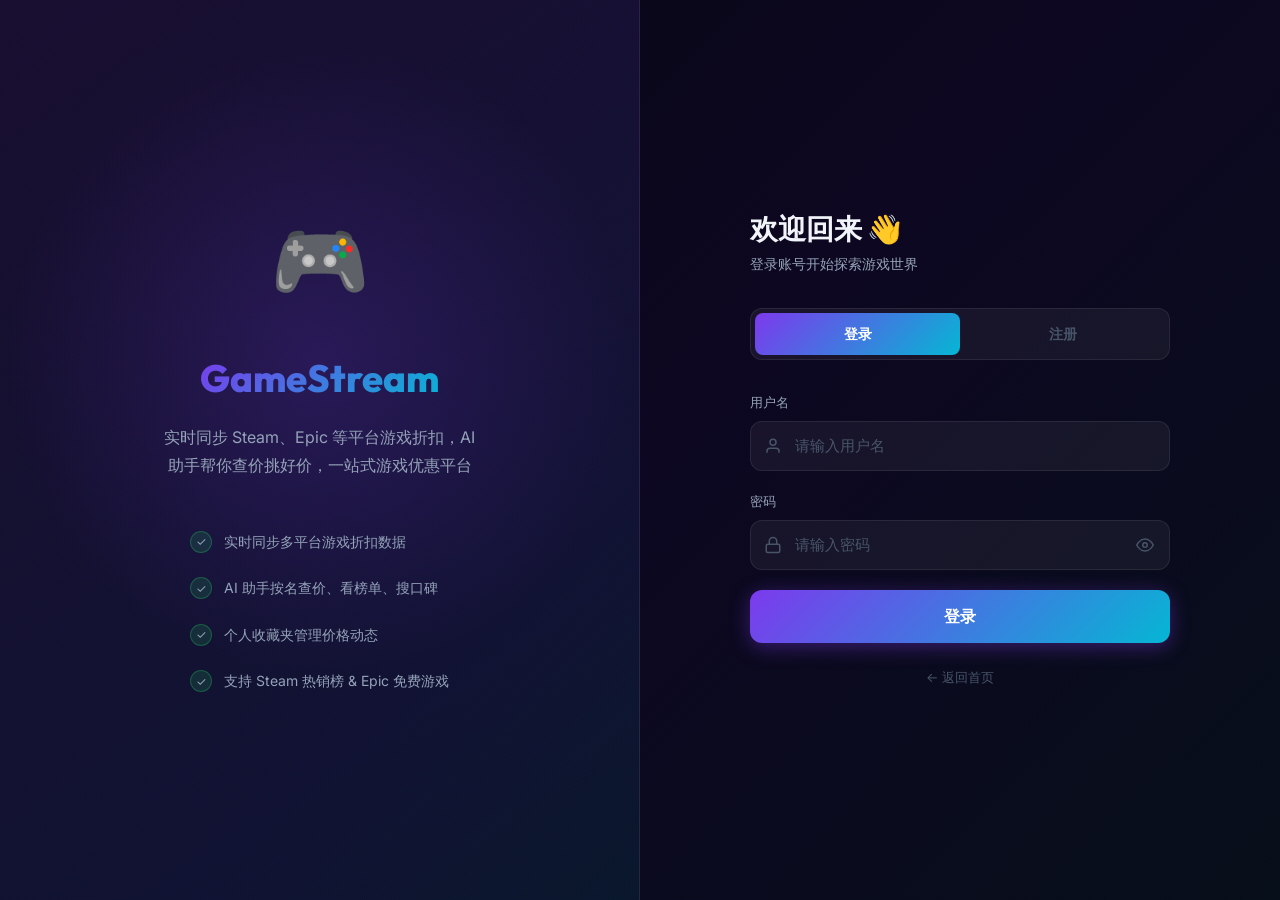
<file: src/main/webapp/user_home.html>
<!DOCTYPE html>
<html lang="zh-CN">
<head>
  <meta charset="UTF-8">
  <meta name="viewport" content="width=device-width, initial-scale=1.0">
  <meta name="description" content="个人中心 — 管理你的游戏收藏夹">
  <title>个人中心 — GameStream</title>
  <link rel="icon" href="data:image/svg+xml,<svg xmlns='http://www.w3.org/2000/svg' viewBox='0 0 100 100'><text y='.9em' font-size='90'>🎮</text></svg>">
  <link rel="stylesheet" href="styles.css">
  <style>
    body { min-height: 100vh; }
    .page-wrapper { max-width: 1400px; margin: 0 auto; padding: var(--space-8) var(--space-6); }

    /* ── Layout ──────────────────────────────── */
    .home-layout {
      display: grid;
      grid-template-columns: 300px 1fr;
      gap: var(--space-8);
      align-items: start;
    }

    /* ── Profile Card ────────────────────────── */
    .profile-card {
      background: var(--bg-surface);
      border: 1px solid var(--border-glass);
      border-radius: var(--radius-xl);
      padding: var(--space-8);
      text-align: center;
      position: sticky;
      top: 80px;
    }
    .avatar-wrap {
      width: 100px;
      height: 100px;
      margin: 0 auto var(--space-5);
      border-radius: 50%;
      border: 3px solid transparent;
      background:
        linear-gradient(var(--bg-surface), var(--bg-surface)) padding-box,
        var(--gradient-accent) border-box;
      box-shadow: 0 0 24px var(--accent-glow);
      overflow: hidden;
    }
    .avatar-wrap img {
      width: 100%;
      height: 100%;
      object-fit: cover;
      border-radius: 50%;
    }
    .profile-nickname {
      font-family: var(--font-display);
      font-size: 22px;
      font-weight: 800;
      margin-bottom: var(--space-1);
    }
    .profile-username {
      color: var(--text-muted);
      font-size: 13px;
      margin-bottom: var(--space-5);
    }
    .profile-stats {
      display: flex;
      justify-content: center;
      gap: var(--space-6);
      padding: var(--space-4) 0;
      border-top: 1px solid var(--border-glass);
      border-bottom: 1px solid var(--border-glass);
      margin-bottom: var(--space-5);
    }
    .stat-item { text-align: center; }
    .stat-num {
      font-family: var(--font-display);
      font-size: 24px;
      font-weight: 800;
      background: var(--gradient-accent);
      -webkit-background-clip: text;
      -webkit-text-fill-color: transparent;
      background-clip: text;
      display: block;
      font-variant-numeric: tabular-nums;
    }
    .stat-label { font-size: 12px; color: var(--text-muted); margin-top: 2px; }
    .profile-actions { display: flex; flex-direction: column; gap: var(--space-3); }

    /* ── Right Favorites ─────────────────────── */
    .favorites-section h2 {
      font-size: 22px;
      font-weight: 800;
      margin-bottom: var(--space-6);
    }
    .fav-grid {
      display: grid;
      grid-template-columns: repeat(auto-fill, minmax(240px, 1fr));
      gap: var(--space-5);
    }

    /* ── Fav Card ────────────────────────────── */
    .fav-card {
      background: var(--bg-surface);
      border: 1px solid var(--border-glass);
      border-radius: var(--radius-lg);
      overflow: hidden;
      transition: transform 0.35s cubic-bezier(0.4, 0, 0.2, 1), box-shadow 0.35s ease, border-color 0.35s ease;
      animation: fadeInUp 0.5s ease both;
    }
    .fav-card:hover {
      transform: translateY(-6px);
      box-shadow: 0 16px 48px rgba(0,0,0,0.5), 0 0 24px var(--accent-glow);
      border-color: rgba(124,58,237,0.3);
    }
    .fav-cover {
      width: 100%;
      aspect-ratio: 3 / 2;
      background: var(--bg-surface);
      overflow: hidden;
      position: relative;
    }
    .fav-cover img {
      width: 100%;
      height: 100%;
      object-fit: cover;
      transition: transform 0.4s ease;
    }
    .fav-card:hover .fav-cover img { transform: scale(1.06); }
    .fav-cover::after {
      content: '';
      position: absolute;
      bottom: 0; left: 0; right: 0;
      height: 50%;
      background: linear-gradient(to top, rgba(7,7,15,0.8), transparent);
      pointer-events: none;
    }
    .fav-cover-placeholder {
      width: 100%;
      height: 100%;
      display: flex;
      align-items: center;
      justify-content: center;
      font-size: 40px;
      background: var(--bg-surface);
      color: var(--text-muted);
    }
    .fav-body { padding: var(--space-4); }
    .fav-title {
      font-size: 14px;
      font-weight: 700;
      margin-bottom: var(--space-3);
      overflow: hidden;
      text-overflow: ellipsis;
      white-space: nowrap;
      color: var(--text-primary);
    }
    .fav-meta {
      display: flex;
      align-items: center;
      justify-content: space-between;
      margin-bottom: var(--space-3);
    }
    .fav-price {
      font-size: 18px;
      font-weight: 700;
      color: var(--danger);
      font-variant-numeric: tabular-nums;
    }
    .fav-actions {
      display: flex;
      gap: var(--space-2);
    }
    .btn-unfav {
      width: 100%;
      padding: 8px;
      background: rgba(239,68,68,0.1);
      border: 1px solid rgba(239,68,68,0.25);
      border-radius: var(--radius-sm);
      color: #f87171;
      font-size: 12px;
      font-weight: 600;
      cursor: pointer;
      transition: var(--transition-colors), var(--transition-transform);
    }
    .btn-unfav:hover { background: rgba(239,68,68,0.2); transform: translateY(-1px); }
    .btn-unfav:focus-visible { outline: 2px solid var(--danger); outline-offset: 2px; }

    /* ── Responsive ──────────────────────────── */
    @media (max-width: 1024px) {
      .home-layout { grid-template-columns: 1fr; }
      .profile-card { position: static; }
      .profile-stats { justify-content: space-around; }
    }
    @media (max-width: 768px) {
      .fav-grid { grid-template-columns: repeat(auto-fill, minmax(200px, 1fr)); }
    }
  </style>
</head>
<body>
  <a href="#main-content" class="skip-link">跳到主要内容</a>

  <!-- ── Navbar ───────────────────────────────── -->
  <nav class="navbar" role="navigation" aria-label="主导航">
    <a href="index.html" class="navbar-brand">🎮 GameStream</a>
    <div class="navbar-links">
      <a href="games_list.html">游戏商城</a>
      <a href="game_finder.html">AI 助手</a>
      <button class="btn-danger" style="padding:8px 16px;font-size:13px;" onclick="handleLogout()">退出登录</button>
    </div>
  </nav>

  <main id="main-content">
    <div class="page-wrapper">
      <!-- Global message -->
      <div id="globalMsg" class="msg-box" aria-live="polite" role="alert"></div>

      <div class="home-layout">
        <!-- ── Profile Sidebar ───────────────── -->
        <aside>
          <div class="profile-card" aria-label="个人信息">
            <div class="avatar-wrap">
              <img id="userAvatar" src="assets/imgs/default_avatar.png" alt="用户头像" loading="lazy">
            </div>
            <div class="profile-nickname" id="userNickname">加载中…</div>
            <div class="profile-username">@<span id="username"></span></div>
            <div class="profile-stats">
              <div class="stat-item">
                <span class="stat-num" id="favCount">—</span>
                <div class="stat-label">收藏游戏</div>
              </div>
            </div>
            <div class="profile-actions">
              <a href="games_list.html" class="btn-primary" style="justify-content:center;">🎯 浏览游戏商城</a>
              <a href="game_finder.html" class="btn-secondary" style="justify-content:center;">🤖 AI 导购助手</a>
              <button onclick="openEditModal()" class="btn-secondary" style="justify-content:center; width: 100%;">📝 编辑个人资料</button>
            </div>
          </div>
        </aside>

        <!-- ── Favorites Section ─────────────── -->
        <section class="favorites-section" aria-labelledby="fav-heading">
          <h2 id="fav-heading">⭐ 我的收藏游戏</h2>
          <div class="fav-grid" id="favGrid" aria-live="polite">
            <div class="empty-state" style="grid-column:1/-1;">
              <span class="empty-icon">⏳</span>
              <p>加载中…</p>
            </div>
          </div>
        </section>
      </div>
    </div>
  </main>

  <script>
    let currentUser = null;

    window.addEventListener('DOMContentLoaded', function () {
      const userStr = localStorage.getItem('currentUser');
      if (!userStr) { alert('请先登录'); window.location.href = 'login.html'; return; }

      currentUser = JSON.parse(userStr);

      // 显示头像（使用相对路径）
      const avatarEl = document.getElementById('userAvatar');
      avatarEl.src = currentUser.avatar || 'assets/imgs/default_avatar.png';
      avatarEl.onerror = function () { this.src = 'assets/imgs/default_avatar.png'; };
      document.getElementById('userNickname').textContent = currentUser.nickname || '未设置昵称';
      document.getElementById('username').textContent = currentUser.username;

      loadFavorites();
    });

    async function loadFavorites() {
      try {
        const response = await fetch(`userFavorite?action=getMyFavorites&userId=${currentUser.id}`);
        const result   = await response.json();
        const grid     = document.getElementById('favGrid');

        if (result.status === 'success' && result.data && result.data.length > 0) {
          const data = result.data;
          document.getElementById('favCount').textContent = data.length;
          grid.innerHTML = '';

          data.forEach((fav, i) => {
            const game = fav.games || {};
            const finalPrice = (game.finalPrice === 0 || game.finalPrice === null) ? '免费' : `¥${game.finalPrice}`;

            const card = document.createElement('article');
            card.className = 'fav-card';
            card.style.animationDelay = (i * 0.05) + 's';
            card.setAttribute('aria-label', `收藏游戏: ${game.gname || '未知游戏'}`);

            // 封面
            const coverDiv = document.createElement('div');
            coverDiv.className = 'fav-cover';
            if (game.coverUrl) {
              const img = document.createElement('img');
              img.src     = game.coverUrl;
              img.alt     = game.gname ? `${game.gname} 封面` : '游戏封面';
              img.loading = 'lazy';
              coverDiv.appendChild(img);
            } else {
              const ph = document.createElement('div');
              ph.className   = 'fav-cover-placeholder';
              ph.textContent = '🎮';
              ph.setAttribute('aria-hidden', 'true');
              coverDiv.appendChild(ph);
            }
            card.appendChild(coverDiv);

            // Body
            const body = document.createElement('div');
            body.className = 'fav-body';

            const titleEl = document.createElement('div');
            titleEl.className   = 'fav-title';
            titleEl.textContent = game.gname || '未知游戏';
            titleEl.title       = game.gname || '未知游戏';
            body.appendChild(titleEl);

            const metaDiv = document.createElement('div');
            metaDiv.className = 'fav-meta';

            const priceEl = document.createElement('span');
            priceEl.className   = 'fav-price';
            priceEl.textContent = finalPrice;
            metaDiv.appendChild(priceEl);

            // 平台徽章
            if (game.platform) {
              const platBadge = document.createElement('span');
              platBadge.className   = 'badge badge-info';
              platBadge.textContent = game.platform;
              metaDiv.appendChild(platBadge);
            }

            body.appendChild(metaDiv);

            const actionsDiv = document.createElement('div');
            actionsDiv.className = 'fav-actions';
            const unfavBtn = document.createElement('button');
            unfavBtn.className   = 'btn-unfav';
            unfavBtn.textContent = '取消收藏';
            unfavBtn.setAttribute('aria-label', `取消收藏 ${game.gname || '游戏'}`);
            unfavBtn.addEventListener('click', () => deleteFavorite(fav.id));
            actionsDiv.appendChild(unfavBtn);
            body.appendChild(actionsDiv);

            card.appendChild(body);
            grid.appendChild(card);
          });
        } else {
          document.getElementById('favCount').textContent = '0';
          grid.innerHTML = `
            <div class="empty-state" style="grid-column:1/-1;">
              <span class="empty-icon">⭐</span>
              <h3>暂无收藏游戏</h3>
              <p>去游戏商城探索并收藏你喜欢的游戏吧！</p>
              <a href="games_list.html" class="btn-primary">浏览游戏商城</a>
            </div>`;
        }
      } catch (err) {
        console.error(err);
        showMsg('加载收藏列表失败', false);
      }
    }

    async function deleteFavorite(favoriteId) {
      if (!confirm('确定要取消收藏吗？')) return;
      try {
        const res    = await fetch(`userFavorite?action=delete&id=${favoriteId}`);
        const result = await res.json();
        if (result.status === 'success') {
          showMsg('取消收藏成功', true);
          loadFavorites();
        } else {
          showMsg(result.message || '删除失败', false);
        }
      } catch (err) {
        console.error(err);
        showMsg('网络错误，请稍后重试', false);
      }
    }

    function showMsg(text, isSuccess) {
      const el = document.getElementById('globalMsg');
      el.textContent = text;
      el.className   = 'msg-box ' + (isSuccess ? 'success' : 'error');
      el.style.display = 'block';
      setTimeout(() => { el.style.display = 'none'; }, 3000);
    }

    function handleLogout() {
      localStorage.removeItem('currentUser');
      window.location.href = 'index.html';
    }

    // ── 编辑个人资料逻辑 ──

    // 打开编辑资料模态框
    function openEditModal() {
      const modal = document.getElementById('editModal');
      modal.classList.add('is-open');
      
      // 加载当前用户信息
      document.getElementById('editNickname').value = currentUser.nickname || '';
      document.getElementById('editPassword').value = '';
      document.getElementById('editConfirmPassword').value = '';
      
      // 设置头像
      const avatarImg = document.getElementById('editAvatarImg');
      if (currentUser.avatar && currentUser.avatar !== '') {
        avatarImg.src = currentUser.avatar;
      } else {
        avatarImg.src = 'assets/imgs/default_avatar.png';
      }
      avatarImg.onerror = function() { this.src = 'assets/imgs/default_avatar.png'; };
    }
    
    // 关闭编辑资料模态框
    function closeEditModal() {
      const modal = document.getElementById('editModal');
      modal.classList.remove('is-open');
    }
    
    // 预览编辑页头像
    function previewEditAvatar(event) {
      const file = event.target.files[0];
      if (file) {
        const reader = new FileReader();
        reader.onload = function(e) {
          document.getElementById('editAvatarImg').src = e.target.result;
        };
        reader.readAsDataURL(file);
      }
    }
    
    // 保存个人资料
    async function saveProfile() {
      const nickname = document.getElementById('editNickname').value.trim();
      const password = document.getElementById('editPassword').value.trim();
      const confirmPassword = document.getElementById('editConfirmPassword').value.trim();
      const btn = document.getElementById('saveProfileBtn');
      const btnText = document.getElementById('saveProfileBtnText');
      
      // 验证
      if (!nickname) {
        showEditMsg('昵称不能为空', false);
        return;
      }
      
      if (password !== confirmPassword) {
        showEditMsg('两次输入的密码不一致', false);
        return;
      }
      
      try {
        btn.disabled = true;
        btnText.textContent = '保存中…';

        // 构建 FormData
        const formData = new FormData();
        formData.append('id', currentUser.id);
        formData.append('nickname', nickname);
        if (password) {
          formData.append('password', password);
        }
        
        // 获取头像文件
        const avatarFile = document.getElementById('editAvatarInput').files[0];
        if (avatarFile) {
          // 验证文件大小（最大2MB）
          if (avatarFile.size > 2 * 1024 * 1024) {
            showEditMsg('头像大小不能超过2MB', false);
            btn.disabled = false;
            btnText.textContent = '保存修改';
            return;
          }
          formData.append('avatar', avatarFile);
        }
        
        // 发送请求
        const response = await fetch('user?action=updateProfile', {
          method: 'POST',
          body: formData
        });
        const result = await response.json();
        
        if (result.status === 'success') {
          showEditMsg('更新成功', true);
          // 更新 localStorage 中的用户信息
          localStorage.setItem('currentUser', JSON.stringify(result.data));
          currentUser = result.data;
          
          // 更新页面显示
          document.getElementById('userNickname').textContent = currentUser.nickname || '未设置昵称';
          const avatarEl = document.getElementById('userAvatar');
          if (currentUser.avatar && currentUser.avatar !== '') {
            avatarEl.src = currentUser.avatar;
          } else {
            avatarEl.src = 'assets/imgs/default_avatar.png';
          }
          
          // 统一顶部的全局缓存
          currentUser = result.data;
          
          // 延迟关闭模态框
          setTimeout(() => {
            closeEditModal();
          }, 1000);
        } else {
          showEditMsg(result.message || '更新失败', false);
        }
      } catch (error) {
        console.error(error);
        showEditMsg('网络错误，请稍后重试', false);
      } finally {
        btn.disabled = false;
        btnText.textContent = '保存修改';
      }
    }

    function showEditMsg(text, isSuccess) {
      const el = document.getElementById('editMessage');
      el.textContent = text;
      el.className   = 'msg-box ' + (isSuccess ? 'success' : 'error');
      el.style.display = 'block';
      setTimeout(() => { el.style.display = 'none'; }, 3000);
    }

    // 支持 ESC 键关闭模态框
    document.addEventListener('keydown', (e) => {
      if (e.key === 'Escape') {
        closeEditModal();
      }
    });
  </script>

  <!-- ── 编辑个人资料模态框 ── -->
  <div class="modal-overlay" id="editModal">
    <div class="modal-box glass-card" style="max-width: 420px; width: 90%;">
      <div class="modal-header">
        <h3>📝 编辑个人资料</h3>
        <button onclick="closeEditModal()" class="modal-close" aria-label="关闭模态框">&times;</button>
      </div>
      <div class="modal-body">
        <!-- 消息提示区 -->
        <div id="editMessage" class="msg-box" style="display: none; margin-bottom: var(--space-4);" aria-live="polite"></div>
        
        <!-- 头像编辑区 -->
        <div style="display: flex; flex-direction: column; align-items: center; margin-bottom: var(--space-5);">
          <div class="avatar-wrap" style="width: 90px; height: 90px; margin-bottom: var(--space-3); cursor: pointer; position: relative;" onclick="document.getElementById('editAvatarInput').click()">
            <img id="editAvatarImg" src="assets/imgs/default_avatar.png" alt="头像预览">
            <div style="position: absolute; inset: 0; background: rgba(0,0,0,0.5); display: flex; align-items: center; justify-content: center; opacity: 0; transition: opacity 0.2s ease; border-radius: 50%;" onmouseover="this.style.opacity=1" onmouseout="this.style.opacity=0">
              <span style="font-size: 11px; color: #fff;">更换头像</span>
            </div>
          </div>
          <input type="file" id="editAvatarInput" accept="image/*" style="display: none;" onchange="previewEditAvatar(event)">
          <span style="font-size: 11px; color: var(--text-muted);">仅支持图片格式，不超过 2MB</span>
        </div>
        
        <!-- 表单输入 -->
        <div class="form-group">
          <label for="editNickname">用户昵称</label>
          <input type="text" id="editNickname" class="form-input" placeholder="输入新的昵称" autocomplete="off">
        </div>
        
        <div class="form-group">
          <label for="editPassword">新密码</label>
          <input type="password" id="editPassword" class="form-input" placeholder="留空则不修改密码" autocomplete="new-password">
        </div>
        
        <div class="form-group" style="margin-bottom: var(--space-6);">
          <label for="editConfirmPassword">确认新密码</label>
          <input type="password" id="editConfirmPassword" class="form-input" placeholder="再次输入新密码" autocomplete="new-password">
        </div>
      </div>
      <div class="modal-footer" style="display: flex; gap: var(--space-3); justify-content: flex-end;">
        <button onclick="closeEditModal()" class="btn-secondary">取消</button>
        <button id="saveProfileBtn" onclick="saveProfile()" class="btn-primary">
          <span id="saveProfileBtnText">保存修改</span>
        </button>
      </div>
    </div>
  </div>
</body>
</html>
</file>
<file: src/main/webapp/styles.css>
/* ===================================================================
   GameStream Design System — styles.css
   =================================================================== */

/* ── Google Fonts ────────────────────────────────────────────────── */
@import url('https://fonts.googleapis.com/css2?family=Outfit:wght@300;400;600;700;800&family=Inter:wght@400;500;600&display=swap');

/* ── CSS Reset ───────────────────────────────────────────────────── */
*, *::before, *::after {
  margin: 0;
  padding: 0;
  box-sizing: border-box;
}
html {
  scroll-behavior: smooth;
  -webkit-text-size-adjust: 100%;
}
img, video { max-width: 100%; display: block; }
button, input, select, textarea { font: inherit; }
a { color: inherit; }
ul, ol { list-style: none; }

/* ── Design Tokens ───────────────────────────────────────────────── */
:root {
  /* Colors */
  --bg-base: #07070f;
  --bg-surface: rgba(255,255,255,0.05);
  --bg-surface-hover: rgba(255,255,255,0.09);
  --border-glass: rgba(255,255,255,0.08);
  --accent-primary: #7c3aed;
  --accent-secondary: #06b6d4;
  --accent-glow: rgba(124,58,237,0.4);
  --text-primary: #f1f5f9;
  --text-secondary: #94a3b8;
  --text-muted: #475569;
  --success: #22c55e;
  --danger: #ef4444;
  --warning: #f59e0b;

  /* Gradients */
  --gradient-hero: linear-gradient(135deg, #07070f 0%, #0d0721 50%, #070f1a 100%);
  --gradient-accent: linear-gradient(135deg, #7c3aed, #06b6d4);
  --gradient-danger: linear-gradient(135deg, #ef4444, #dc2626);
  --gradient-success: linear-gradient(135deg, #22c55e, #16a34a);

  /* Typography */
  --font-display: 'Outfit', 'Segoe UI', sans-serif;
  --font-body: 'Inter', 'Segoe UI', sans-serif;

  /* Spacing scale */
  --space-1: 4px;
  --space-2: 8px;
  --space-3: 12px;
  --space-4: 16px;
  --space-5: 20px;
  --space-6: 24px;
  --space-8: 32px;
  --space-10: 40px;
  --space-12: 48px;
  --space-16: 64px;

  /* Radius */
  --radius-sm: 8px;
  --radius-md: 12px;
  --radius-lg: 16px;
  --radius-xl: 20px;
  --radius-2xl: 24px;
  --radius-full: 9999px;

  /* Shadows */
  --shadow-sm: 0 2px 8px rgba(0,0,0,0.3);
  --shadow-md: 0 8px 32px rgba(0,0,0,0.4);
  --shadow-lg: 0 16px 60px rgba(0,0,0,0.5);
  --shadow-accent: 0 8px 32px var(--accent-glow);

  /* Transitions (never use `all`) */
  --transition-colors: color 0.2s ease, background-color 0.2s ease, border-color 0.2s ease;
  --transition-transform: transform 0.3s cubic-bezier(0.4, 0, 0.2, 1);
  --transition-shadow: box-shadow 0.3s ease;
  --transition-opacity: opacity 0.3s ease;
}

/* ── Base Styles ─────────────────────────────────────────────────── */
html, body {
  min-height: 100vh;
}
body {
  font-family: var(--font-body);
  background: var(--bg-base);
  color: var(--text-primary);
  line-height: 1.6;
  overflow-x: hidden;
}
h1, h2, h3, h4, h5, h6 {
  font-family: var(--font-display);
  line-height: 1.2;
  text-wrap: balance;
}

/* ── Skip Link (Accessibility) ───────────────────────────────────── */
.skip-link {
  position: absolute;
  top: -100%;
  left: var(--space-4);
  z-index: 9999;
  padding: var(--space-3) var(--space-5);
  background: var(--accent-primary);
  color: #fff;
  border-radius: var(--radius-md);
  font-weight: 600;
  text-decoration: none;
  transition: top 0.2s ease;
}
.skip-link:focus {
  top: var(--space-4);
  outline: 2px solid var(--accent-secondary);
  outline-offset: 2px;
}

/* ── Scrollbar ───────────────────────────────────────────────────── */
::-webkit-scrollbar { width: 6px; height: 6px; }
::-webkit-scrollbar-track { background: var(--bg-base); }
::-webkit-scrollbar-thumb {
  background: rgba(124,58,237,0.5);
  border-radius: var(--radius-full);
}
::-webkit-scrollbar-thumb:hover { background: var(--accent-primary); }

/* ── Navbar ──────────────────────────────────────────────────────── */
.navbar {
  background: rgba(7,7,15,0.85);
  backdrop-filter: blur(20px);
  -webkit-backdrop-filter: blur(20px);
  border-bottom: 1px solid var(--border-glass);
  padding: 0 var(--space-8);
  height: 64px;
  display: flex;
  justify-content: space-between;
  align-items: center;
  position: sticky;
  top: 0;
  z-index: 200;
  transition: background-color 0.3s ease, border-color 0.3s ease;
}
.navbar-brand {
  font-family: var(--font-display);
  font-size: 22px;
  font-weight: 800;
  background: var(--gradient-accent);
  -webkit-background-clip: text;
  -webkit-text-fill-color: transparent;
  background-clip: text;
  text-decoration: none;
  letter-spacing: -0.5px;
}
.navbar-links {
  display: flex;
  align-items: center;
  gap: var(--space-2);
}
.navbar-links a {
  color: var(--text-secondary);
  text-decoration: none;
  padding: var(--space-2) var(--space-4);
  border-radius: var(--radius-sm);
  font-size: 14px;
  font-weight: 500;
  transition: var(--transition-colors), var(--transition-transform);
}
.navbar-links a:hover {
  color: var(--text-primary);
  background: var(--bg-surface-hover);
}
.navbar-links a:focus-visible {
  outline: 2px solid var(--accent-primary);
  outline-offset: 2px;
}

/* ── Glass Card ──────────────────────────────────────────────────── */
.glass-card {
  background: var(--bg-surface);
  backdrop-filter: blur(16px);
  -webkit-backdrop-filter: blur(16px);
  border: 1px solid var(--border-glass);
  border-radius: var(--radius-xl);
  padding: var(--space-8);
  transition: var(--transition-transform), var(--transition-shadow), border-color 0.3s ease;
}
.glass-card:hover {
  transform: translateY(-8px);
  box-shadow: var(--shadow-lg), 0 0 40px var(--accent-glow);
  border-color: rgba(124,58,237,0.3);
}

/* ── Buttons ─────────────────────────────────────────────────────── */
.btn-primary {
  display: inline-flex;
  align-items: center;
  gap: var(--space-2);
  padding: var(--space-3) var(--space-6);
  background: var(--gradient-accent);
  color: #fff;
  border: none;
  border-radius: var(--radius-md);
  font-size: 15px;
  font-weight: 600;
  cursor: pointer;
  text-decoration: none;
  transition: var(--transition-transform), var(--transition-shadow);
  box-shadow: 0 4px 16px var(--accent-glow);
  position: relative;
  overflow: hidden;
}
.btn-primary::after {
  content: '';
  position: absolute;
  inset: 0;
  background: rgba(255,255,255,0);
  transition: background-color 0.2s ease;
}
.btn-primary:hover {
  transform: translateY(-2px);
  box-shadow: 0 8px 28px var(--accent-glow);
}
.btn-primary:hover::after { background: rgba(255,255,255,0.08); }
.btn-primary:focus-visible {
  outline: 2px solid var(--accent-secondary);
  outline-offset: 2px;
}
.btn-primary:active { transform: translateY(0); }

.btn-secondary {
  display: inline-flex;
  align-items: center;
  gap: var(--space-2);
  padding: var(--space-3) var(--space-6);
  background: transparent;
  color: var(--text-primary);
  border: 1px solid var(--border-glass);
  border-radius: var(--radius-md);
  font-size: 15px;
  font-weight: 600;
  cursor: pointer;
  text-decoration: none;
  transition: var(--transition-colors), var(--transition-transform), border-color 0.2s ease;
}
.btn-secondary:hover {
  background: var(--bg-surface-hover);
  border-color: rgba(124,58,237,0.4);
  transform: translateY(-2px);
}
.btn-secondary:focus-visible {
  outline: 2px solid var(--accent-primary);
  outline-offset: 2px;
}

.btn-danger {
  display: inline-flex;
  align-items: center;
  gap: var(--space-2);
  padding: var(--space-3) var(--space-6);
  background: var(--gradient-danger);
  color: #fff;
  border: none;
  border-radius: var(--radius-md);
  font-size: 14px;
  font-weight: 600;
  cursor: pointer;
  text-decoration: none;
  transition: var(--transition-transform), var(--transition-shadow);
  box-shadow: 0 4px 16px rgba(239,68,68,0.3);
}
.btn-danger:hover {
  transform: translateY(-2px);
  box-shadow: 0 8px 24px rgba(239,68,68,0.4);
}
.btn-danger:focus-visible {
  outline: 2px solid var(--danger);
  outline-offset: 2px;
}

/* ── Badge ───────────────────────────────────────────────────────── */
.badge {
  display: inline-flex;
  align-items: center;
  gap: 4px;
  padding: 3px 10px;
  border-radius: var(--radius-full);
  font-size: 12px;
  font-weight: 600;
  letter-spacing: 0.3px;
  background: var(--bg-surface-hover);
  color: var(--text-secondary);
}
.badge-success {
  background: rgba(34,197,94,0.15);
  color: #4ade80;
  border: 1px solid rgba(34,197,94,0.3);
}
.badge-warning {
  background: rgba(245,158,11,0.15);
  color: #fbbf24;
  border: 1px solid rgba(245,158,11,0.3);
}
.badge-info {
  background: rgba(6,182,212,0.15);
  color: #22d3ee;
  border: 1px solid rgba(6,182,212,0.3);
}
.badge-danger {
  background: rgba(239,68,68,0.15);
  color: #f87171;
  border: 1px solid rgba(239,68,68,0.3);
}

/* ── Modal ───────────────────────────────────────────────────────── */
.modal-overlay {
  display: none;
  position: fixed;
  inset: 0;
  z-index: 500;
  background: rgba(0,0,0,0.65);
  backdrop-filter: blur(8px);
  -webkit-backdrop-filter: blur(8px);
  align-items: center;
  justify-content: center;
}
.modal-overlay.is-open { display: flex; }
.modal-box {
  background: #0f0f1a;
  border: 1px solid var(--border-glass);
  border-radius: var(--radius-2xl);
  padding: var(--space-8);
  width: 90%;
  max-width: 520px;
  box-shadow: var(--shadow-lg), 0 0 60px var(--accent-glow);
  animation: slideIn 0.3s cubic-bezier(0.4, 0, 0.2, 1);
  position: relative;
}
.modal-header {
  display: flex;
  justify-content: space-between;
  align-items: center;
  margin-bottom: var(--space-6);
}
.modal-header h3 {
  font-size: 20px;
  font-weight: 700;
  color: var(--text-primary);
}
.modal-close {
  background: none;
  border: none;
  color: var(--text-muted);
  font-size: 24px;
  cursor: pointer;
  padding: var(--space-1);
  line-height: 1;
  transition: var(--transition-colors);
  border-radius: var(--radius-sm);
}
.modal-close:hover { color: var(--text-primary); background: var(--bg-surface); }
.modal-close:focus-visible { outline: 2px solid var(--accent-primary); outline-offset: 2px; }

/* ── Form ────────────────────────────────────────────────────────── */
.form-group { margin-bottom: var(--space-5); }
.form-group label {
  display: block;
  margin-bottom: var(--space-2);
  color: var(--text-secondary);
  font-size: 13px;
  font-weight: 500;
}
.form-input {
  width: 100%;
  padding: 12px 16px;
  background: var(--bg-surface);
  border: 1px solid var(--border-glass);
  border-radius: var(--radius-md);
  color: var(--text-primary);
  font-size: 15px;
  outline: none;
  transition: border-color 0.2s ease, box-shadow 0.2s ease;
}
.form-input::placeholder { color: var(--text-muted); }
.form-input:focus {
  border-color: var(--accent-primary);
  box-shadow: 0 0 0 3px rgba(124,58,237,0.2);
}
.form-input:focus-visible {
  outline: none;
}
.input-wrapper {
  position: relative;
}
.input-icon {
  position: absolute;
  left: 14px;
  top: 50%;
  transform: translateY(-50%);
  color: var(--text-muted);
  pointer-events: none;
  transition: color 0.2s ease;
}
.input-wrapper:focus-within .input-icon { color: var(--accent-primary); }
.input-wrapper .form-input { padding-left: 44px; }
.input-icon-right {
  position: absolute;
  right: 12px;
  top: 50%;
  transform: translateY(-50%);
  background: none;
  border: none;
  color: var(--text-muted);
  cursor: pointer;
  padding: 4px;
  border-radius: var(--radius-sm);
  display: flex;
  align-items: center;
  transition: var(--transition-colors);
}
.input-icon-right:hover { color: var(--text-primary); }
.input-icon-right:focus-visible { outline: 2px solid var(--accent-primary); outline-offset: 2px; }

/* ── Tag Buttons ─────────────────────────────────────────────────── */
.tag-btn {
  padding: var(--space-2) var(--space-4);
  background: var(--bg-surface);
  border: 1px solid var(--border-glass);
  border-radius: var(--radius-full);
  color: var(--text-secondary);
  font-size: 13px;
  font-weight: 500;
  cursor: pointer;
  transition: var(--transition-colors), var(--transition-transform);
  position: relative;
}
.tag-btn::after {
  content: '';
  position: absolute;
  bottom: -1px;
  left: 50%;
  transform: translateX(-50%);
  width: 0;
  height: 2px;
  background: var(--gradient-accent);
  border-radius: var(--radius-full);
  transition: width 0.3s ease;
}
.tag-btn:hover {
  color: var(--text-primary);
  background: var(--bg-surface-hover);
}
.tag-btn:focus-visible { outline: 2px solid var(--accent-primary); outline-offset: 2px; }
.tag-btn.active {
  color: var(--text-primary);
  background: rgba(124,58,237,0.15);
  border-color: rgba(124,58,237,0.4);
}
.tag-btn.active::after { width: 70%; }

/* ── Spinner ─────────────────────────────────────────────────────── */
.spinner {
  width: 20px;
  height: 20px;
  border: 2px solid rgba(255,255,255,0.2);
  border-top-color: #fff;
  border-radius: 50%;
  animation: spin 0.8s linear infinite;
  display: inline-block;
  flex-shrink: 0;
}

/* ── Empty State ─────────────────────────────────────────────────── */
.empty-state {
  text-align: center;
  padding: var(--space-16) var(--space-8);
  color: var(--text-muted);
}
.empty-state .empty-icon {
  font-size: 64px;
  margin-bottom: var(--space-5);
  display: block;
  opacity: 0.6;
}
.empty-state h3 {
  font-size: 20px;
  font-weight: 700;
  color: var(--text-secondary);
  margin-bottom: var(--space-3);
}
.empty-state p {
  font-size: 14px;
  margin-bottom: var(--space-6);
}

/* ── Animations ──────────────────────────────────────────────────── */
@keyframes fadeInUp {
  from { opacity: 0; transform: translateY(24px); }
  to   { opacity: 1; transform: translateY(0); }
}
@keyframes slideIn {
  from { opacity: 0; transform: translateX(24px) scale(0.97); }
  to   { opacity: 1; transform: translateX(0) scale(1); }
}
@keyframes pulse {
  0%, 100% { box-shadow: 0 0 0 0 var(--accent-glow); }
  50%       { box-shadow: 0 0 0 12px transparent; }
}
@keyframes spin {
  to { transform: rotate(360deg); }
}
@keyframes blink {
  0%, 100% { opacity: 1; }
  50%       { opacity: 0.3; }
}
@keyframes heroGlow {
  0%, 100% { opacity: 0.5; }
  50%       { opacity: 1; }
}
@keyframes typing {
  0%   { content: '.'; }
  33%  { content: '..'; }
  66%  { content: '...'; }
  100% { content: ''; }
}

/* Card entrance animation helper */
.card-animate {
  animation: fadeInUp 0.5s cubic-bezier(0.4, 0, 0.2, 1) both;
}
.card-animate.is-visible {
  animation: fadeInUp 0.5s cubic-bezier(0.4, 0, 0.2, 1) both;
}

/* ── Prefers Reduced Motion ──────────────────────────────────────── */
@media (prefers-reduced-motion: reduce) {
  *, *::before, *::after {
    animation-duration: 0.01ms !important;
    animation-iteration-count: 1 !important;
    transition-duration: 0.01ms !important;
    scroll-behavior: auto !important;
  }
}

/* ── Status Dots ─────────────────────────────────────────────────── */
.status-dot {
  width: 10px;
  height: 10px;
  border-radius: 50%;
  display: inline-block;
  flex-shrink: 0;
}
.status-dot.online  { background: var(--success); box-shadow: 0 0 8px rgba(34,197,94,0.5); }
.status-dot.offline { background: var(--danger);  box-shadow: 0 0 8px rgba(239,68,68,0.4); }
.status-dot.checking {
  background: var(--warning);
  animation: blink 1.2s ease infinite;
}

/* ── Tabular Nums ────────────────────────────────────────────────── */
.tabular-nums { font-variant-numeric: tabular-nums; }

/* ── Divider ─────────────────────────────────────────────────────── */
.divider {
  height: 1px;
  background: var(--border-glass);
  margin: var(--space-6) 0;
}

/* ── Container ───────────────────────────────────────────────────── */
.container {
  max-width: 1280px;
  margin: 0 auto;
  padding: 0 var(--space-8);
}

/* ── Toast / Message ─────────────────────────────────────────────── */
.msg-box {
  padding: var(--space-3) var(--space-5);
  border-radius: var(--radius-md);
  font-size: 14px;
  font-weight: 500;
  display: none;
  margin-bottom: var(--space-5);
}
.msg-box.success {
  background: rgba(34,197,94,0.12);
  color: #4ade80;
  border: 1px solid rgba(34,197,94,0.25);
}
.msg-box.error {
  background: rgba(239,68,68,0.12);
  color: #f87171;
  border: 1px solid rgba(239,68,68,0.25);
}

/* ── Responsive ──────────────────────────────────────────────────── */
@media (max-width: 1024px) {
  .container { padding: 0 var(--space-6); }
}
@media (max-width: 768px) {
  .navbar { padding: 0 var(--space-4); }
  .navbar-links { gap: var(--space-1); }
  .navbar-links a { padding: var(--space-2) var(--space-3); font-size: 13px; }
  .glass-card { padding: var(--space-6); }
  .container { padding: 0 var(--space-4); }
}
</file>
